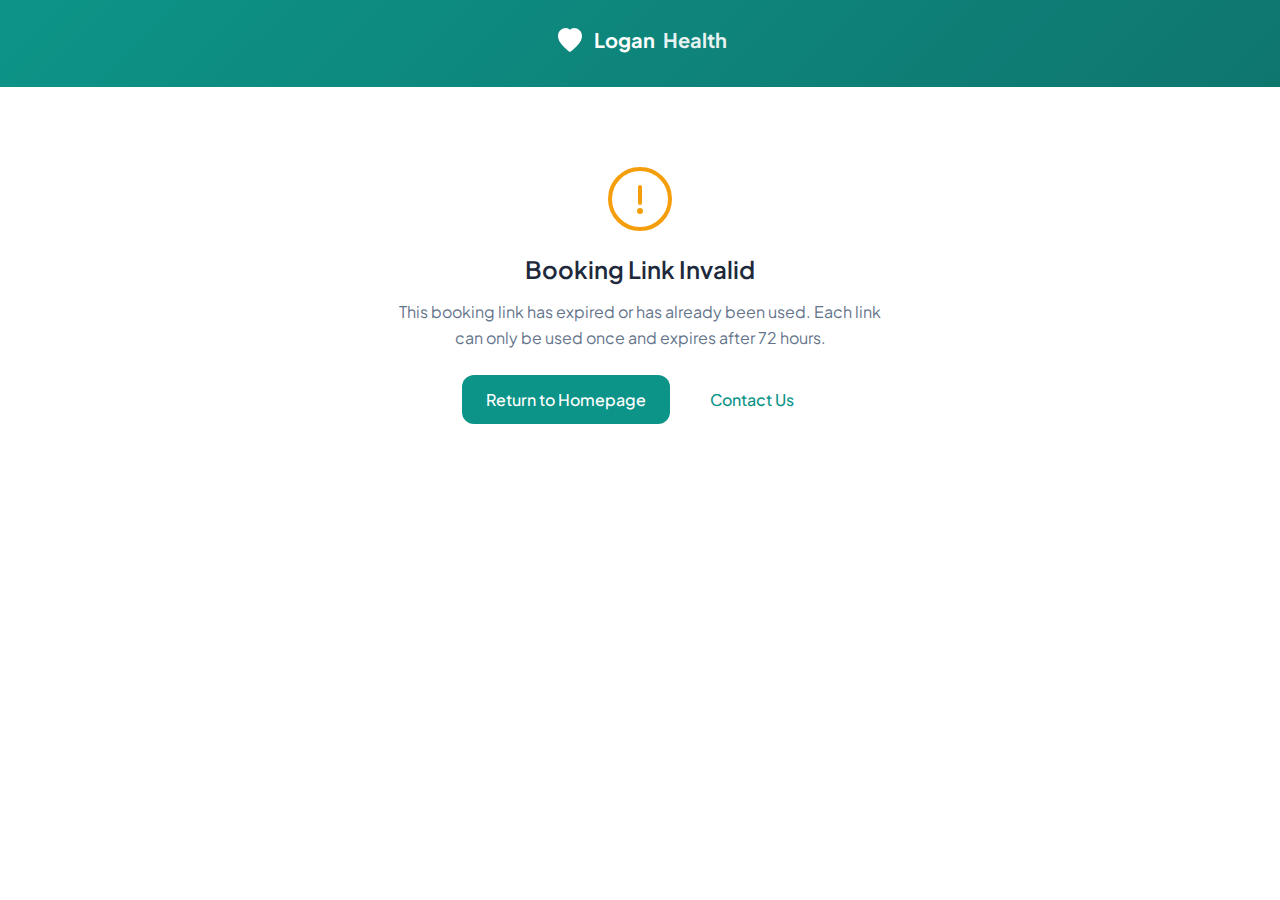
<file: book.html>
<!DOCTYPE html>
<html lang="en">
<head>
    <meta charset="UTF-8">
    <meta name="viewport" content="width=device-width, initial-scale=1.0">
    <meta name="robots" content="noindex, nofollow">
    <meta name="description" content="Book your GLP-1 consultation with Logan Health">
    <title>Book Your Consultation | Logan Health</title>

    <!-- Favicon -->
    <link rel="icon" type="image/svg+xml" href="favicon.svg">
    <link rel="icon" type="image/png" sizes="32x32" href="images/icons/favicon-32x32.png">
    <link rel="apple-touch-icon" href="images/icons/apple-touch-icon.png">

    <!-- Fonts -->
    <link rel="preconnect" href="https://fonts.googleapis.com">
    <link rel="preconnect" href="https://fonts.gstatic.com" crossorigin>
    <link href="https://fonts.googleapis.com/css2?family=Plus+Jakarta+Sans:wght@300;400;500;600;700;800&display=swap" rel="stylesheet">

    <!-- Styles -->
    <link rel="stylesheet" href="css/styles.css">
    <link rel="stylesheet" href="css/animations.css">

    <!-- Calendly -->
    <link href="https://assets.calendly.com/assets/external/widget.css" rel="stylesheet">

    <style>
        .booking-page {
            min-height: 100vh;
            display: flex;
            flex-direction: column;
        }

        .booking-header {
            background: linear-gradient(135deg, var(--color-primary) 0%, var(--color-primary-dark) 100%);
            padding: var(--spacing-6) var(--spacing-4);
            text-align: center;
        }

        .booking-header .logo {
            display: inline-flex;
            align-items: center;
            gap: var(--spacing-2);
            color: white;
            font-size: var(--font-size-xl);
            font-weight: 700;
        }

        .booking-header .logo svg {
            width: 32px;
            height: 32px;
        }

        .booking-content {
            flex: 1;
            padding: var(--spacing-8) var(--spacing-4);
            max-width: 900px;
            margin: 0 auto;
            width: 100%;
        }

        .booking-loading,
        .booking-error,
        .booking-success {
            display: none;
            text-align: center;
            padding: var(--spacing-12) var(--spacing-4);
        }

        .booking-loading.active,
        .booking-error.active,
        .booking-success.active {
            display: block;
        }

        .booking-loading .spinner {
            width: 48px;
            height: 48px;
            border: 4px solid var(--color-border);
            border-top-color: var(--color-primary);
            border-radius: 50%;
            animation: spin 1s linear infinite;
            margin: 0 auto var(--spacing-6);
        }

        @keyframes spin {
            to { transform: rotate(360deg); }
        }

        .booking-error .error-icon {
            width: 64px;
            height: 64px;
            margin: 0 auto var(--spacing-6);
            color: var(--color-warning);
        }

        .booking-error h2 {
            color: var(--color-text);
            margin-bottom: var(--spacing-4);
        }

        .booking-error p {
            color: var(--color-text-light);
            margin-bottom: var(--spacing-6);
            max-width: 500px;
            margin-left: auto;
            margin-right: auto;
        }

        .booking-success h2 {
            color: var(--color-primary);
            margin-bottom: var(--spacing-4);
        }

        .booking-success .welcome-message {
            color: var(--color-text-light);
            margin-bottom: var(--spacing-6);
        }

        .calendly-container {
            background: var(--color-bg-alt);
            border-radius: var(--radius-xl);
            padding: var(--spacing-4);
            margin-top: var(--spacing-6);
        }

        .calendly-inline-widget {
            min-width: 320px;
            height: 630px;
        }

        @media (max-width: 640px) {
            .calendly-inline-widget {
                height: 700px;
            }
        }
    </style>
</head>
<body>
    <div class="booking-page">
        <!-- Header -->
        <header class="booking-header">
            <a href="index.html" class="logo">
                <svg width="32" height="32" viewBox="0 0 32 32" fill="none" xmlns="http://www.w3.org/2000/svg">
                    <path d="M16 28S4 20 4 12C4 7 8 4 12 4C14 4 15.5 5 16 6C16.5 5 18 4 20 4C24 4 28 7 28 12C28 20 16 28 16 28Z" fill="currentColor"/>
                    <path d="M6 16H10L12 12L14 20L16 14L18 18L20 16H26" stroke="white" stroke-width="2" stroke-linecap="round" stroke-linejoin="round"/>
                </svg>
                Logan <span style="opacity: 0.9;">Health</span>
            </a>
        </header>

        <!-- Content -->
        <main class="booking-content">
            <!-- Loading State -->
            <div class="booking-loading active" id="bookingLoading">
                <div class="spinner"></div>
                <p>Verifying your booking link...</p>
            </div>

            <!-- Error State -->
            <div class="booking-error" id="bookingError">
                <div class="error-icon">
                    <svg width="64" height="64" viewBox="0 0 64 64" fill="none">
                        <circle cx="32" cy="32" r="30" stroke="currentColor" stroke-width="4"/>
                        <path d="M32 20V36" stroke="currentColor" stroke-width="4" stroke-linecap="round"/>
                        <circle cx="32" cy="44" r="3" fill="currentColor"/>
                    </svg>
                </div>
                <h2>Booking Link Invalid</h2>
                <p>This booking link has expired or has already been used. Each link can only be used once and expires after 72 hours.</p>
                <div class="result-actions">
                    <a href="index.html" class="btn btn-primary">Return to Homepage</a>
                    <a href="tel:02088581073" class="btn btn-outline">Contact Us</a>
                </div>
            </div>

            <!-- Success State - Calendly -->
            <div class="booking-success" id="bookingSuccess">
                <h2>Book Your Consultation</h2>
                <p class="welcome-message" id="welcomeMessage">Select a convenient time for your consultation with our pharmacist.</p>

                <div class="calendly-container">
                    <div class="calendly-inline-widget" id="calendlyWidget" data-url="https://calendly.com/peter-glper/30min"></div>
                </div>
            </div>
        </main>
    </div>

    <!-- Calendly -->
    <script src="https://assets.calendly.com/assets/external/widget.js" async></script>

    <!-- Booking Logic -->
    <script src="js/booking.js"></script>
</body>
</html>
</file>
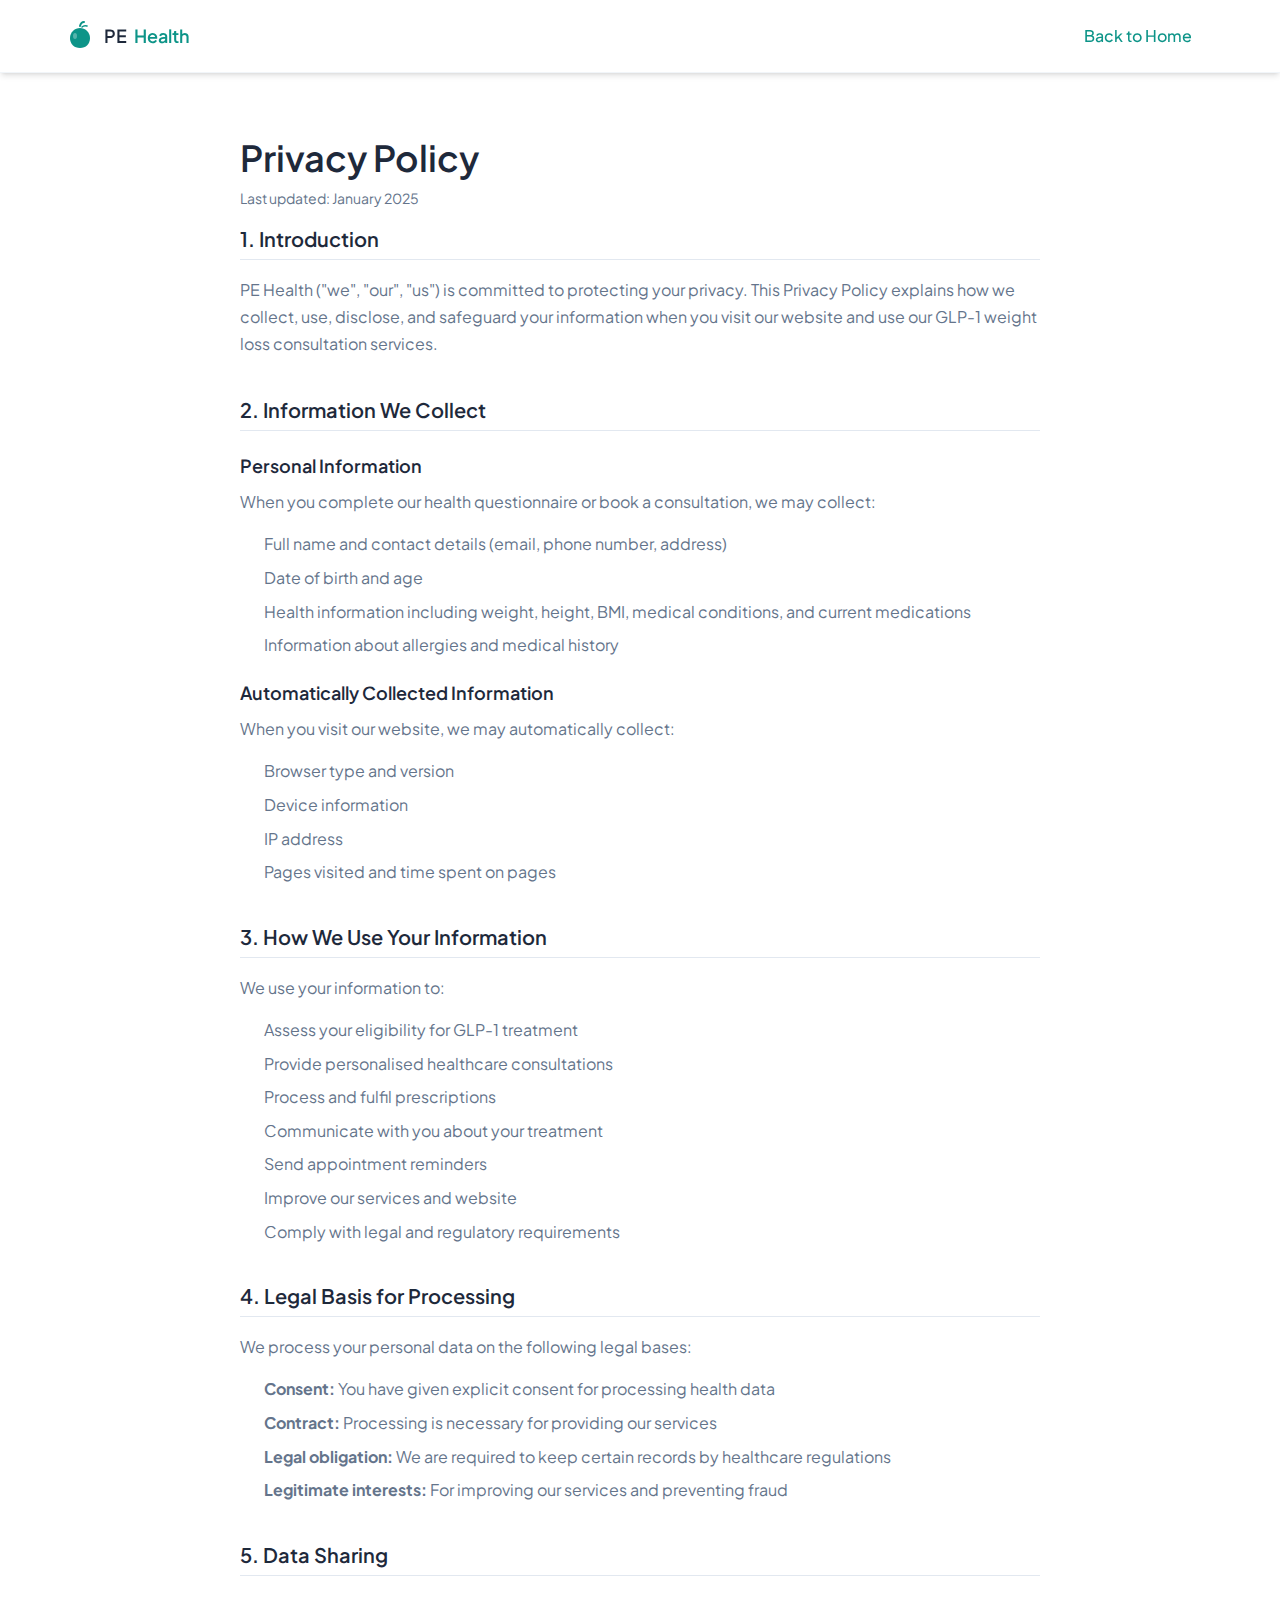
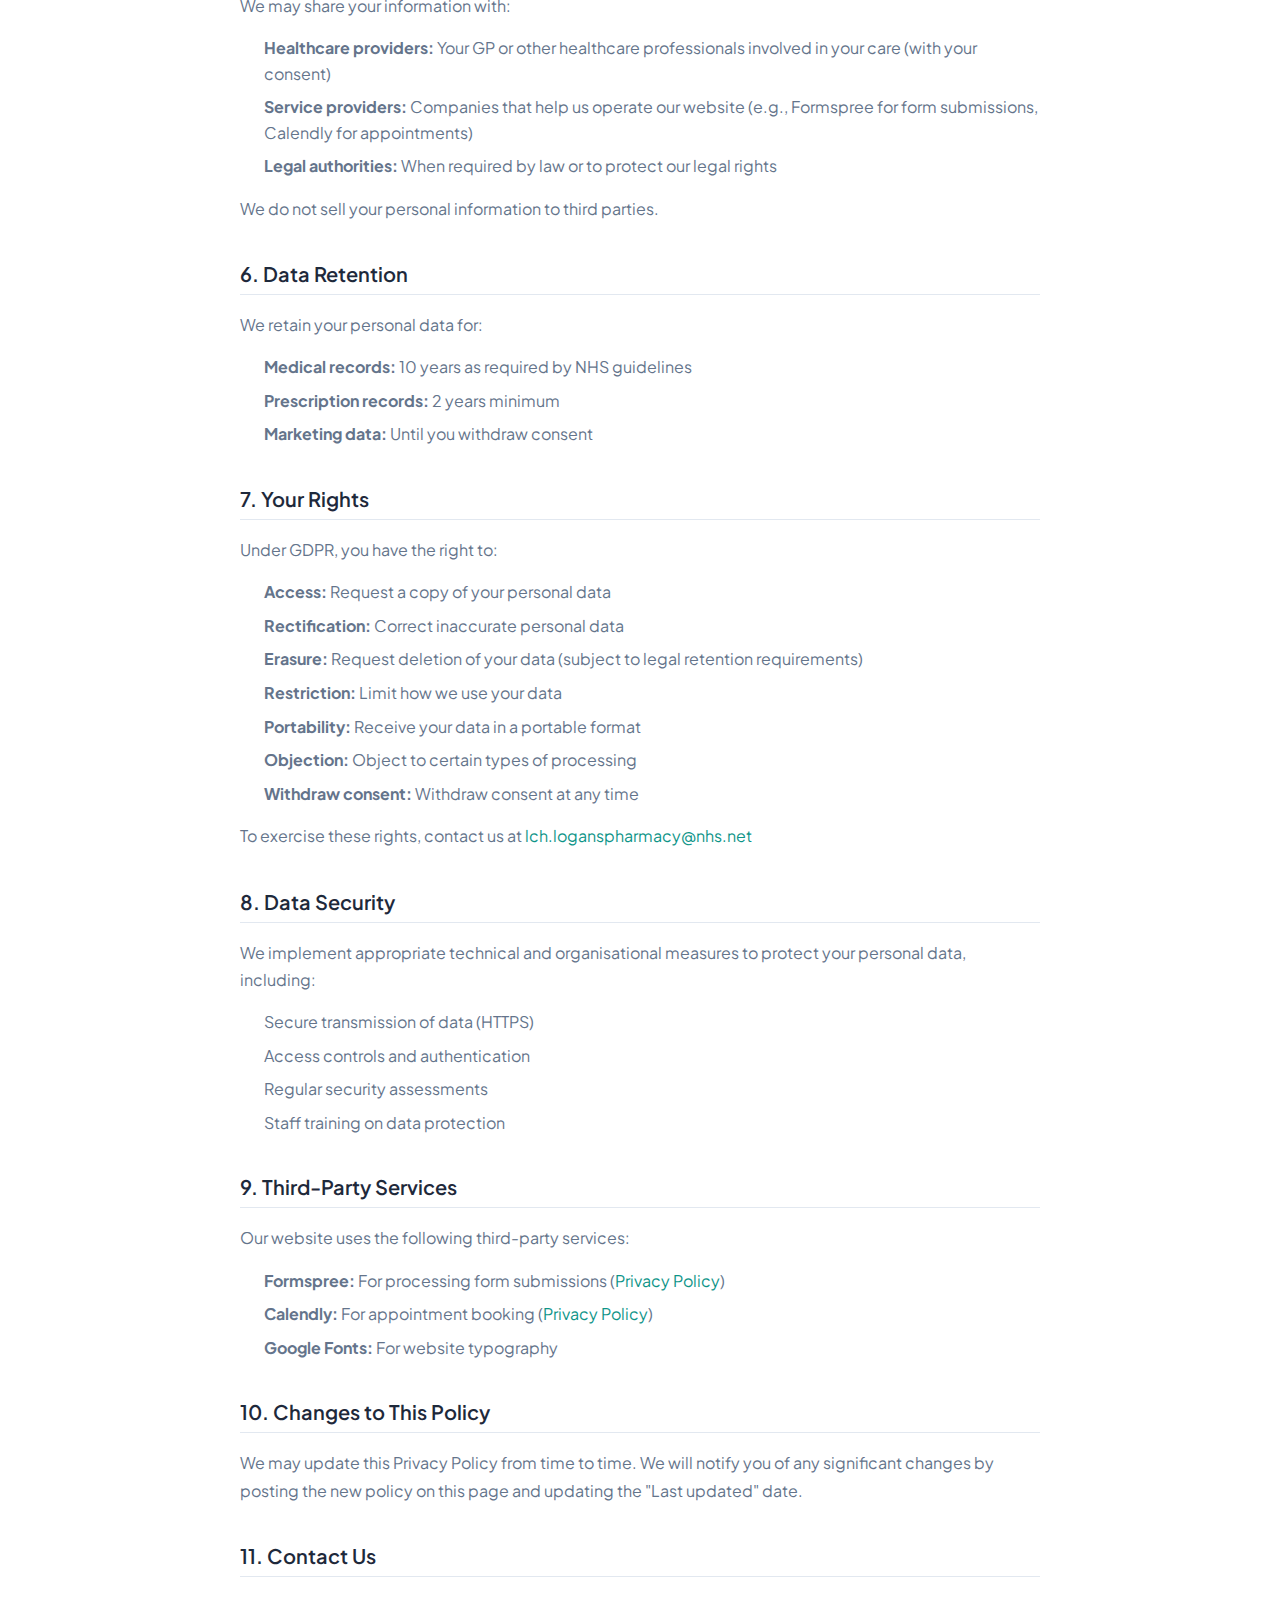
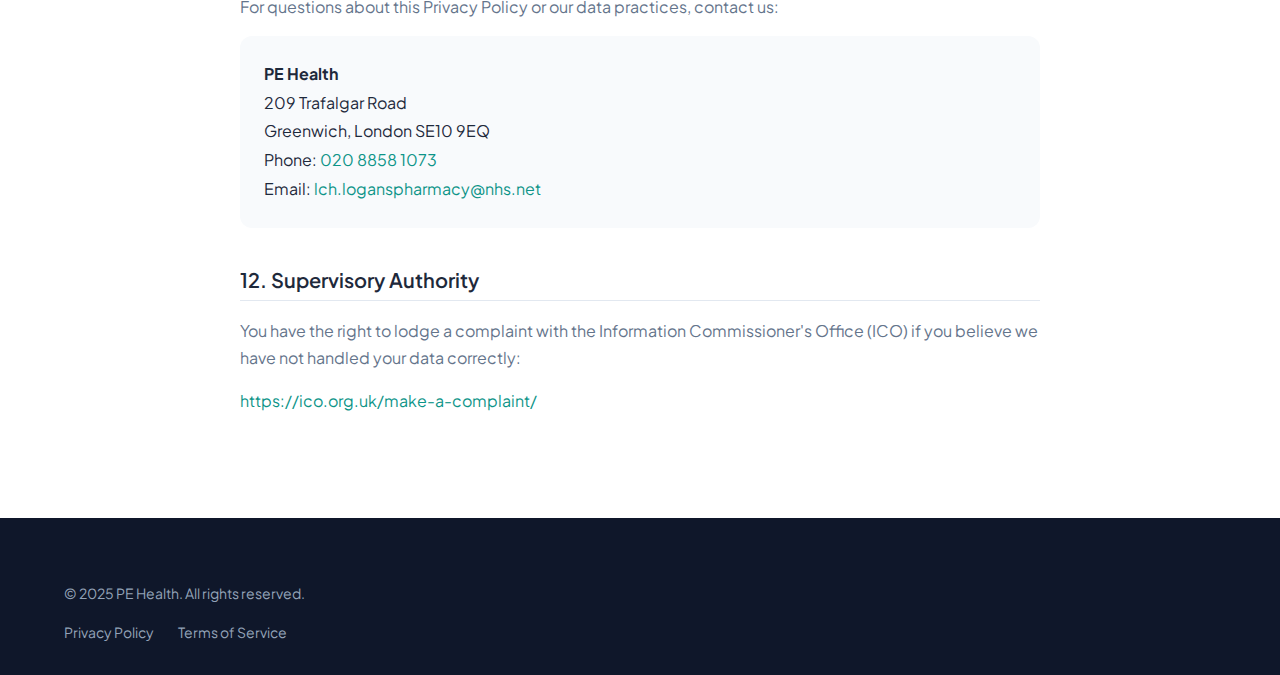
<file: privacy.html>
<!DOCTYPE html>
<html lang="en">
<head>
    <meta charset="UTF-8">
    <meta name="viewport" content="width=device-width, initial-scale=1.0">
    <meta name="description" content="Privacy Policy for PE Health GLP-1 weight loss services.">
    <title>Privacy Policy | PE Health</title>

    <!-- Fonts -->
    <link rel="preconnect" href="https://fonts.googleapis.com">
    <link rel="preconnect" href="https://fonts.gstatic.com" crossorigin>
    <link href="https://fonts.googleapis.com/css2?family=Plus+Jakarta+Sans:wght@300;400;500;600;700;800&display=swap" rel="stylesheet">

    <!-- Styles -->
    <link rel="stylesheet" href="css/styles.css">
    <link rel="stylesheet" href="css/animations.css">
</head>
<body>
    <!-- Navigation -->
    <nav class="navbar scrolled" id="navbar">
        <div class="container nav-container">
            <a href="index.html" class="nav-logo">
                <span class="logo-icon" onclick="cycleIcon()" style="cursor: pointer;" title="Click to preview different icons">
                    <!-- Icon 1: Green Apple -->
                    <svg class="logo-svg active" width="32" height="32" viewBox="0 0 32 32" fill="none" xmlns="http://www.w3.org/2000/svg">
                        <path d="M16 6C16 6 17 2 20 2" stroke="currentColor" stroke-width="2" stroke-linecap="round"/>
                        <path d="M18 7C20 5 23 6 23 6" stroke="currentColor" stroke-width="1.5" stroke-linecap="round" fill="none"/>
                        <path d="M16 8C11 8 6 12 6 18C6 24 10 28 16 28C22 28 26 24 26 18C26 12 21 8 16 8Z" fill="currentColor"/>
                        <ellipse cx="11" cy="16" rx="2" ry="3" fill="white" opacity="0.3"/>
                    </svg>
                    <!-- Icon 2: Heart with Pulse -->
                    <svg class="logo-svg" width="32" height="32" viewBox="0 0 32 32" fill="none" xmlns="http://www.w3.org/2000/svg" style="display:none;">
                        <path d="M16 28S4 20 4 12C4 7 8 4 12 4C14 4 15.5 5 16 6C16.5 5 18 4 20 4C24 4 28 7 28 12C28 20 16 28 16 28Z" fill="currentColor"/>
                        <path d="M6 16H10L12 12L14 20L16 14L18 18L20 16H26" stroke="white" stroke-width="2" stroke-linecap="round" stroke-linejoin="round"/>
                    </svg>
                    <!-- Icon 3: Leaf/Sprout -->
                    <svg class="logo-svg" width="32" height="32" viewBox="0 0 32 32" fill="none" xmlns="http://www.w3.org/2000/svg" style="display:none;">
                        <path d="M16 30V18" stroke="currentColor" stroke-width="2" stroke-linecap="round"/>
                        <path d="M16 18C16 18 8 18 8 10C8 4 16 2 16 2C16 2 24 4 24 10C24 18 16 18 16 18Z" fill="currentColor"/>
                        <path d="M16 14C16 14 12 14 12 10C12 7 16 6 16 6" stroke="white" stroke-width="1.5" stroke-linecap="round" opacity="0.4"/>
                        <path d="M10 26C12 24 14 22 16 22C18 22 20 24 22 26" stroke="currentColor" stroke-width="2" stroke-linecap="round"/>
                    </svg>
                    <!-- Icon 4: Person + Heart -->
                    <svg class="logo-svg" width="32" height="32" viewBox="0 0 32 32" fill="none" xmlns="http://www.w3.org/2000/svg" style="display:none;">
                        <circle cx="16" cy="8" r="5" fill="currentColor"/>
                        <path d="M8 28V24C8 20 11 18 16 18C21 18 24 20 24 24V28" stroke="currentColor" stroke-width="2.5" stroke-linecap="round"/>
                        <path d="M16 26S12 23 12 20.5C12 18.5 13.5 17.5 15 17.5C15.7 17.5 16 18 16 18C16 18 16.3 17.5 17 17.5C18.5 17.5 20 18.5 20 20.5C20 23 16 26 16 26Z" fill="currentColor"/>
                    </svg>
                </span>
                <span class="logo-text">PE <span class="logo-highlight">Health</span></span>
            </a>
            <a href="index.html" class="btn btn-outline">Back to Home</a>
        </div>
    </nav>

    <!-- Main Content -->
    <main class="legal-page">
        <div class="container">
            <div class="legal-content">
                <h1>Privacy Policy</h1>
                <p class="legal-updated">Last updated: January 2025</p>

                <section>
                    <h2>1. Introduction</h2>
                    <p>PE Health ("we", "our", "us") is committed to protecting your privacy. This Privacy Policy explains how we collect, use, disclose, and safeguard your information when you visit our website and use our GLP-1 weight loss consultation services.</p>
                </section>

                <section>
                    <h2>2. Information We Collect</h2>
                    <h3>Personal Information</h3>
                    <p>When you complete our health questionnaire or book a consultation, we may collect:</p>
                    <ul>
                        <li>Full name and contact details (email, phone number, address)</li>
                        <li>Date of birth and age</li>
                        <li>Health information including weight, height, BMI, medical conditions, and current medications</li>
                        <li>Information about allergies and medical history</li>
                    </ul>

                    <h3>Automatically Collected Information</h3>
                    <p>When you visit our website, we may automatically collect:</p>
                    <ul>
                        <li>Browser type and version</li>
                        <li>Device information</li>
                        <li>IP address</li>
                        <li>Pages visited and time spent on pages</li>
                    </ul>
                </section>

                <section>
                    <h2>3. How We Use Your Information</h2>
                    <p>We use your information to:</p>
                    <ul>
                        <li>Assess your eligibility for GLP-1 treatment</li>
                        <li>Provide personalised healthcare consultations</li>
                        <li>Process and fulfil prescriptions</li>
                        <li>Communicate with you about your treatment</li>
                        <li>Send appointment reminders</li>
                        <li>Improve our services and website</li>
                        <li>Comply with legal and regulatory requirements</li>
                    </ul>
                </section>

                <section>
                    <h2>4. Legal Basis for Processing</h2>
                    <p>We process your personal data on the following legal bases:</p>
                    <ul>
                        <li><strong>Consent:</strong> You have given explicit consent for processing health data</li>
                        <li><strong>Contract:</strong> Processing is necessary for providing our services</li>
                        <li><strong>Legal obligation:</strong> We are required to keep certain records by healthcare regulations</li>
                        <li><strong>Legitimate interests:</strong> For improving our services and preventing fraud</li>
                    </ul>
                </section>

                <section>
                    <h2>5. Data Sharing</h2>
                    <p>We may share your information with:</p>
                    <ul>
                        <li><strong>Healthcare providers:</strong> Your GP or other healthcare professionals involved in your care (with your consent)</li>
                        <li><strong>Service providers:</strong> Companies that help us operate our website (e.g., Formspree for form submissions, Calendly for appointments)</li>
                        <li><strong>Legal authorities:</strong> When required by law or to protect our legal rights</li>
                    </ul>
                    <p>We do not sell your personal information to third parties.</p>
                </section>

                <section>
                    <h2>6. Data Retention</h2>
                    <p>We retain your personal data for:</p>
                    <ul>
                        <li><strong>Medical records:</strong> 10 years as required by NHS guidelines</li>
                        <li><strong>Prescription records:</strong> 2 years minimum</li>
                        <li><strong>Marketing data:</strong> Until you withdraw consent</li>
                    </ul>
                </section>

                <section>
                    <h2>7. Your Rights</h2>
                    <p>Under GDPR, you have the right to:</p>
                    <ul>
                        <li><strong>Access:</strong> Request a copy of your personal data</li>
                        <li><strong>Rectification:</strong> Correct inaccurate personal data</li>
                        <li><strong>Erasure:</strong> Request deletion of your data (subject to legal retention requirements)</li>
                        <li><strong>Restriction:</strong> Limit how we use your data</li>
                        <li><strong>Portability:</strong> Receive your data in a portable format</li>
                        <li><strong>Objection:</strong> Object to certain types of processing</li>
                        <li><strong>Withdraw consent:</strong> Withdraw consent at any time</li>
                    </ul>
                    <p>To exercise these rights, contact us at <a href="mailto:lch.loganspharmacy@nhs.net">lch.loganspharmacy@nhs.net</a></p>
                </section>

                <section>
                    <h2>8. Data Security</h2>
                    <p>We implement appropriate technical and organisational measures to protect your personal data, including:</p>
                    <ul>
                        <li>Secure transmission of data (HTTPS)</li>
                        <li>Access controls and authentication</li>
                        <li>Regular security assessments</li>
                        <li>Staff training on data protection</li>
                    </ul>
                </section>

                <section>
                    <h2>9. Third-Party Services</h2>
                    <p>Our website uses the following third-party services:</p>
                    <ul>
                        <li><strong>Formspree:</strong> For processing form submissions (<a href="https://formspree.io/legal/privacy-policy" target="_blank" rel="noopener">Privacy Policy</a>)</li>
                        <li><strong>Calendly:</strong> For appointment booking (<a href="https://calendly.com/privacy" target="_blank" rel="noopener">Privacy Policy</a>)</li>
                        <li><strong>Google Fonts:</strong> For website typography</li>
                    </ul>
                </section>

                <section>
                    <h2>10. Changes to This Policy</h2>
                    <p>We may update this Privacy Policy from time to time. We will notify you of any significant changes by posting the new policy on this page and updating the "Last updated" date.</p>
                </section>

                <section>
                    <h2>11. Contact Us</h2>
                    <p>For questions about this Privacy Policy or our data practices, contact us:</p>
                    <address>
                        <strong>PE Health</strong><br>
                        209 Trafalgar Road<br>
                        Greenwich, London SE10 9EQ<br>
                        Phone: <a href="tel:02088581073">020 8858 1073</a><br>
                        Email: <a href="mailto:lch.loganspharmacy@nhs.net">lch.loganspharmacy@nhs.net</a>
                    </address>
                </section>

                <section>
                    <h2>12. Supervisory Authority</h2>
                    <p>You have the right to lodge a complaint with the Information Commissioner's Office (ICO) if you believe we have not handled your data correctly:</p>
                    <p><a href="https://ico.org.uk/make-a-complaint/" target="_blank" rel="noopener">https://ico.org.uk/make-a-complaint/</a></p>
                </section>
            </div>
        </div>
    </main>

    <!-- Footer -->
    <footer class="footer">
        <div class="container">
            <div class="footer-bottom" style="border-top: none; padding-top: 0;">
                <p>&copy; 2025 PE Health. All rights reserved.</p>
                <div class="footer-legal">
                    <a href="privacy.html">Privacy Policy</a>
                    <a href="terms.html">Terms of Service</a>
                </div>
            </div>
        </div>
    </footer>

    <!-- Icon Cycler (temporary - remove after choosing icon) -->
    <script>
    let currentIcon = 0;
    const iconNames = ['Apple', 'Heart + Pulse', 'Leaf/Sprout', 'Person + Heart'];

    function cycleIcon() {
        const allIcons = document.querySelectorAll('.logo-svg');
        const totalIcons = 4;

        allIcons.forEach(icon => {
            icon.style.display = 'none';
            icon.classList.remove('active');
        });

        currentIcon = (currentIcon + 1) % totalIcons;

        document.querySelectorAll('.logo-icon').forEach(container => {
            const icons = container.querySelectorAll('.logo-svg');
            if (icons[currentIcon]) {
                icons[currentIcon].style.display = 'block';
                icons[currentIcon].classList.add('active');
            }
        });

        console.log('Icon ' + (currentIcon + 1) + ': ' + iconNames[currentIcon]);
    }
    </script>
</body>
</html>
</file>
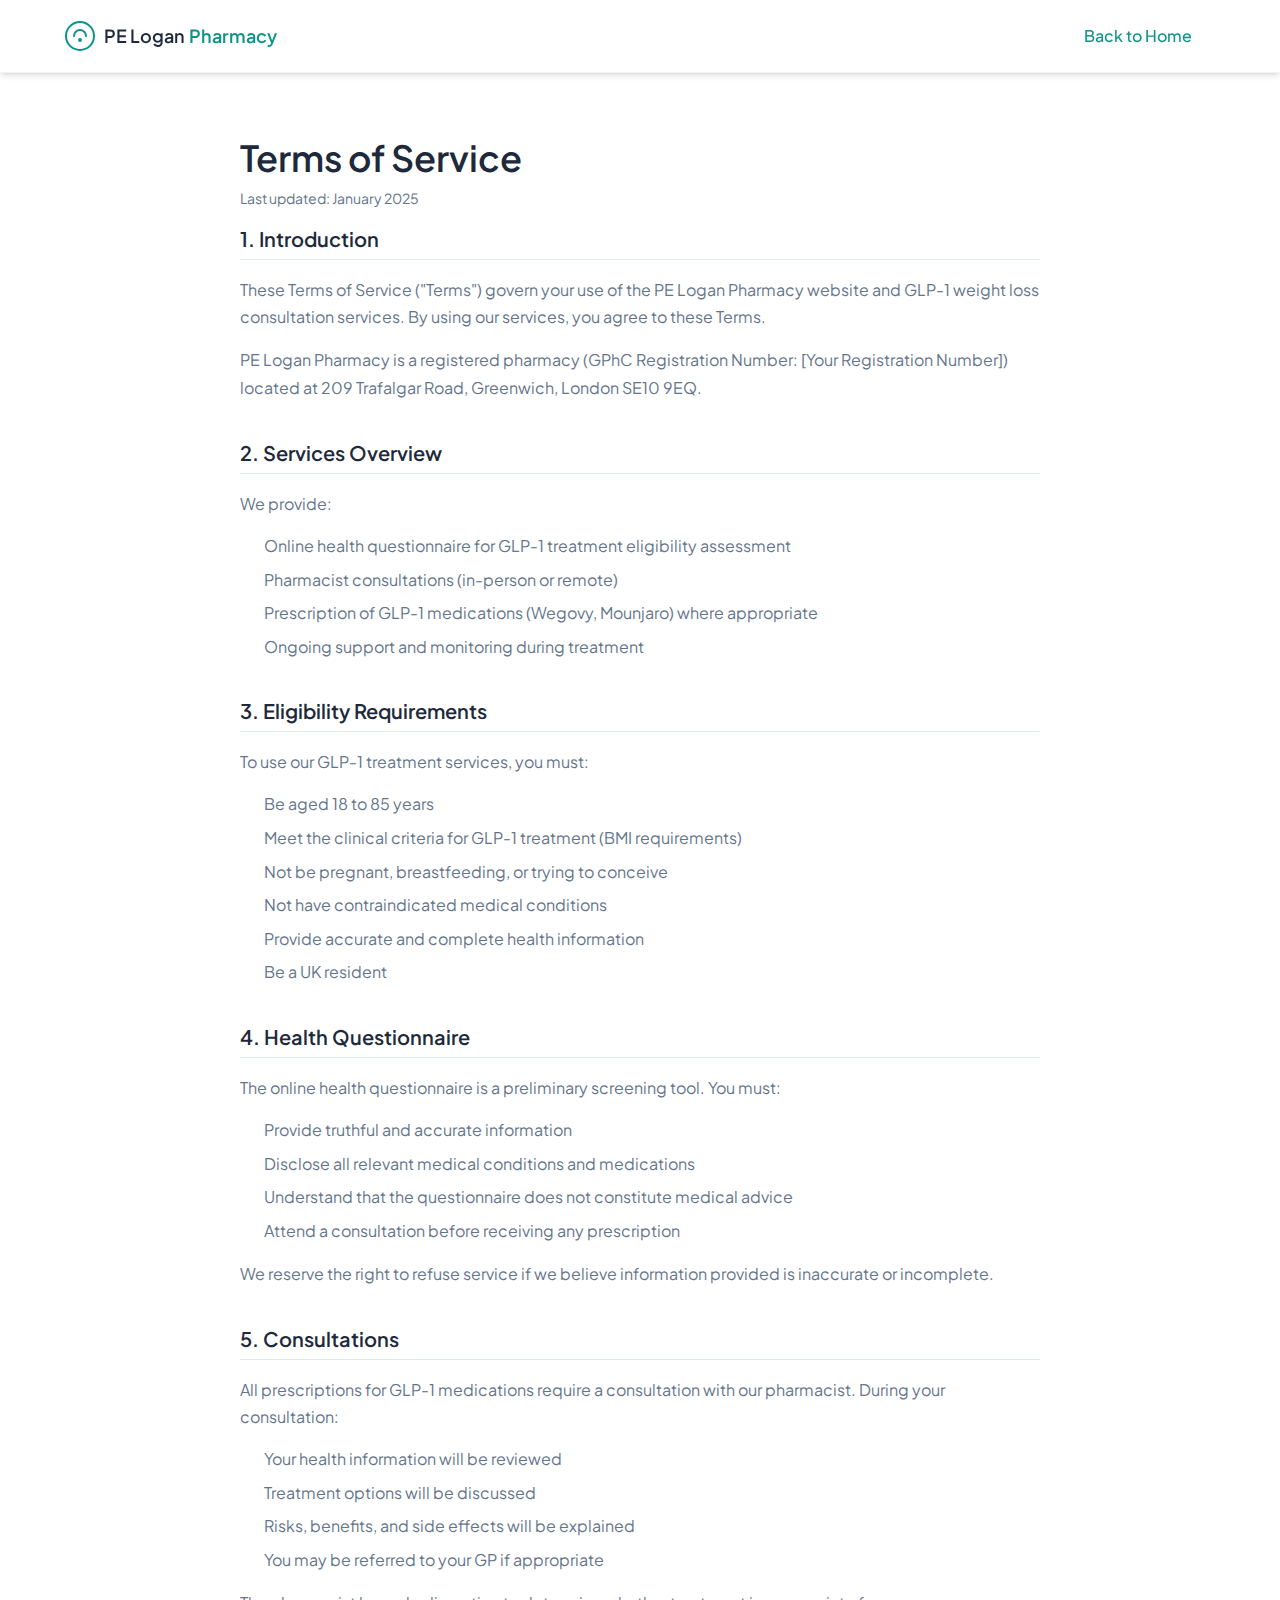
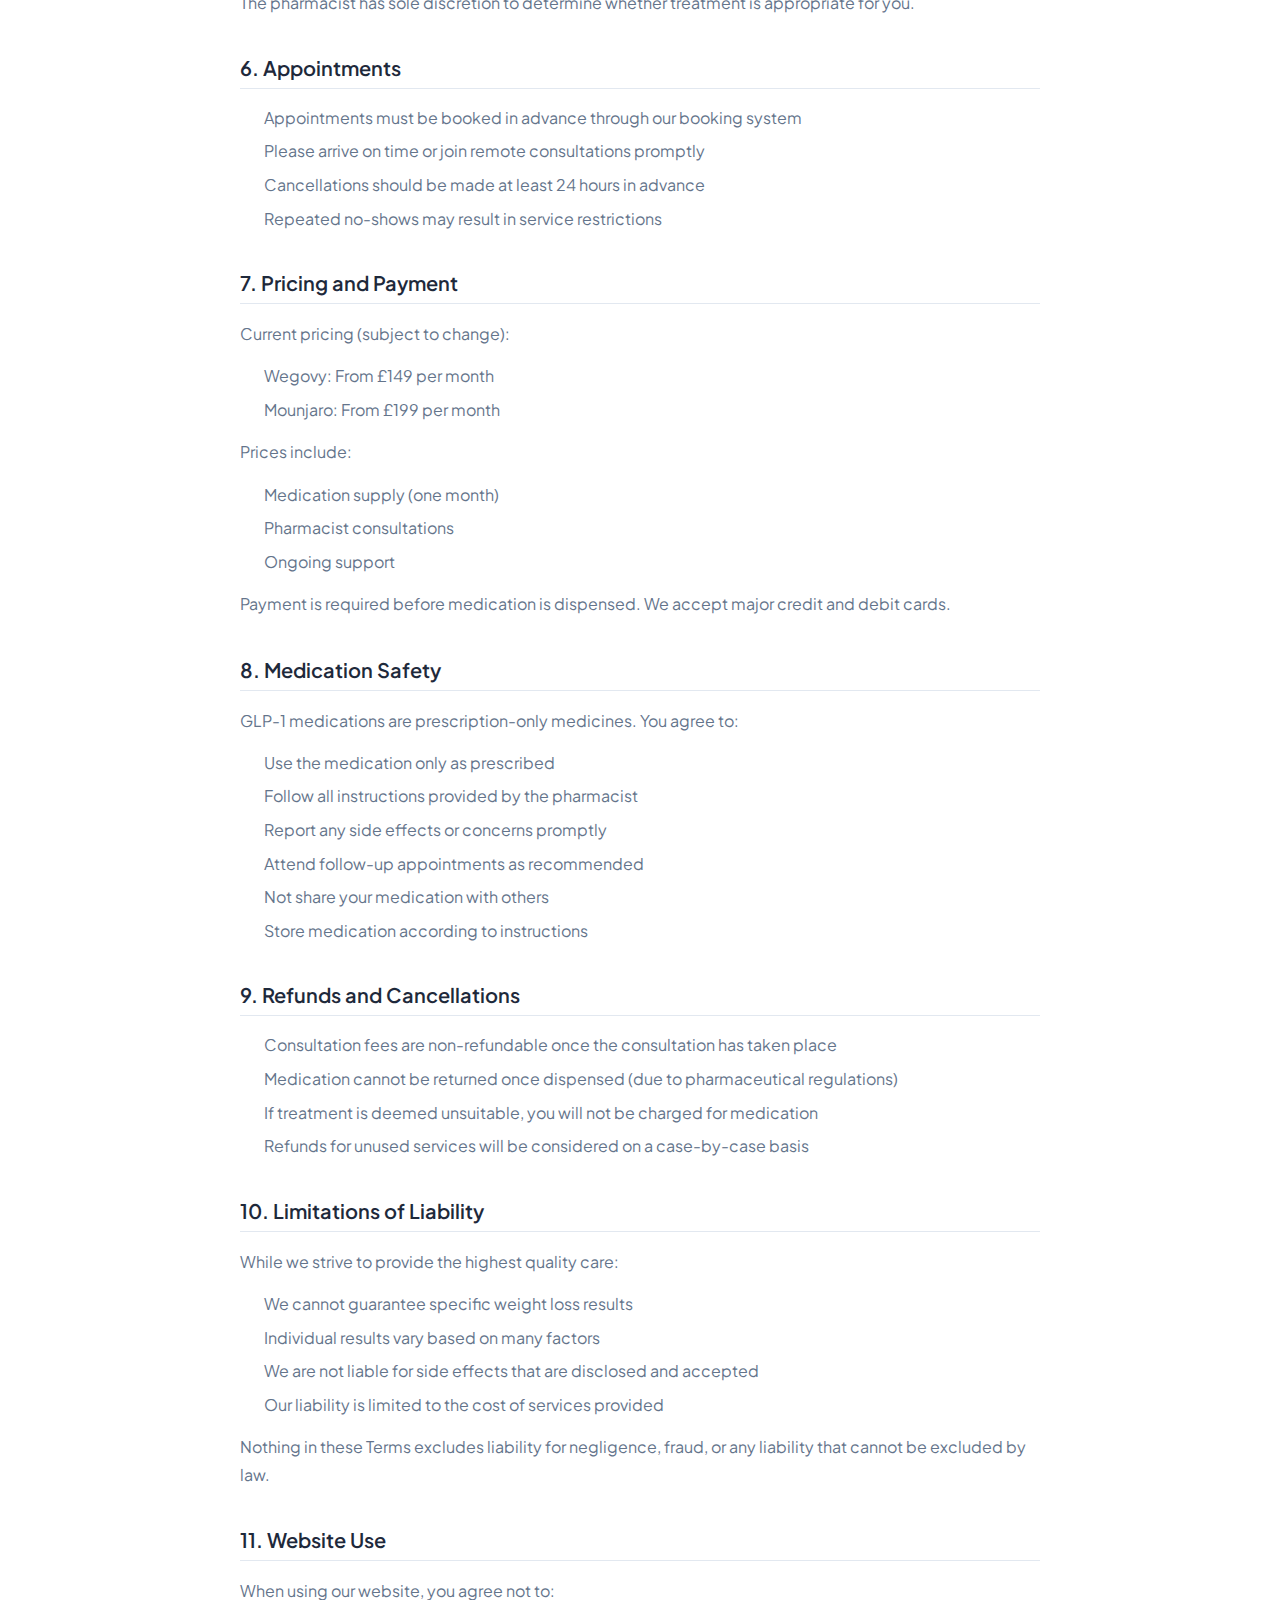
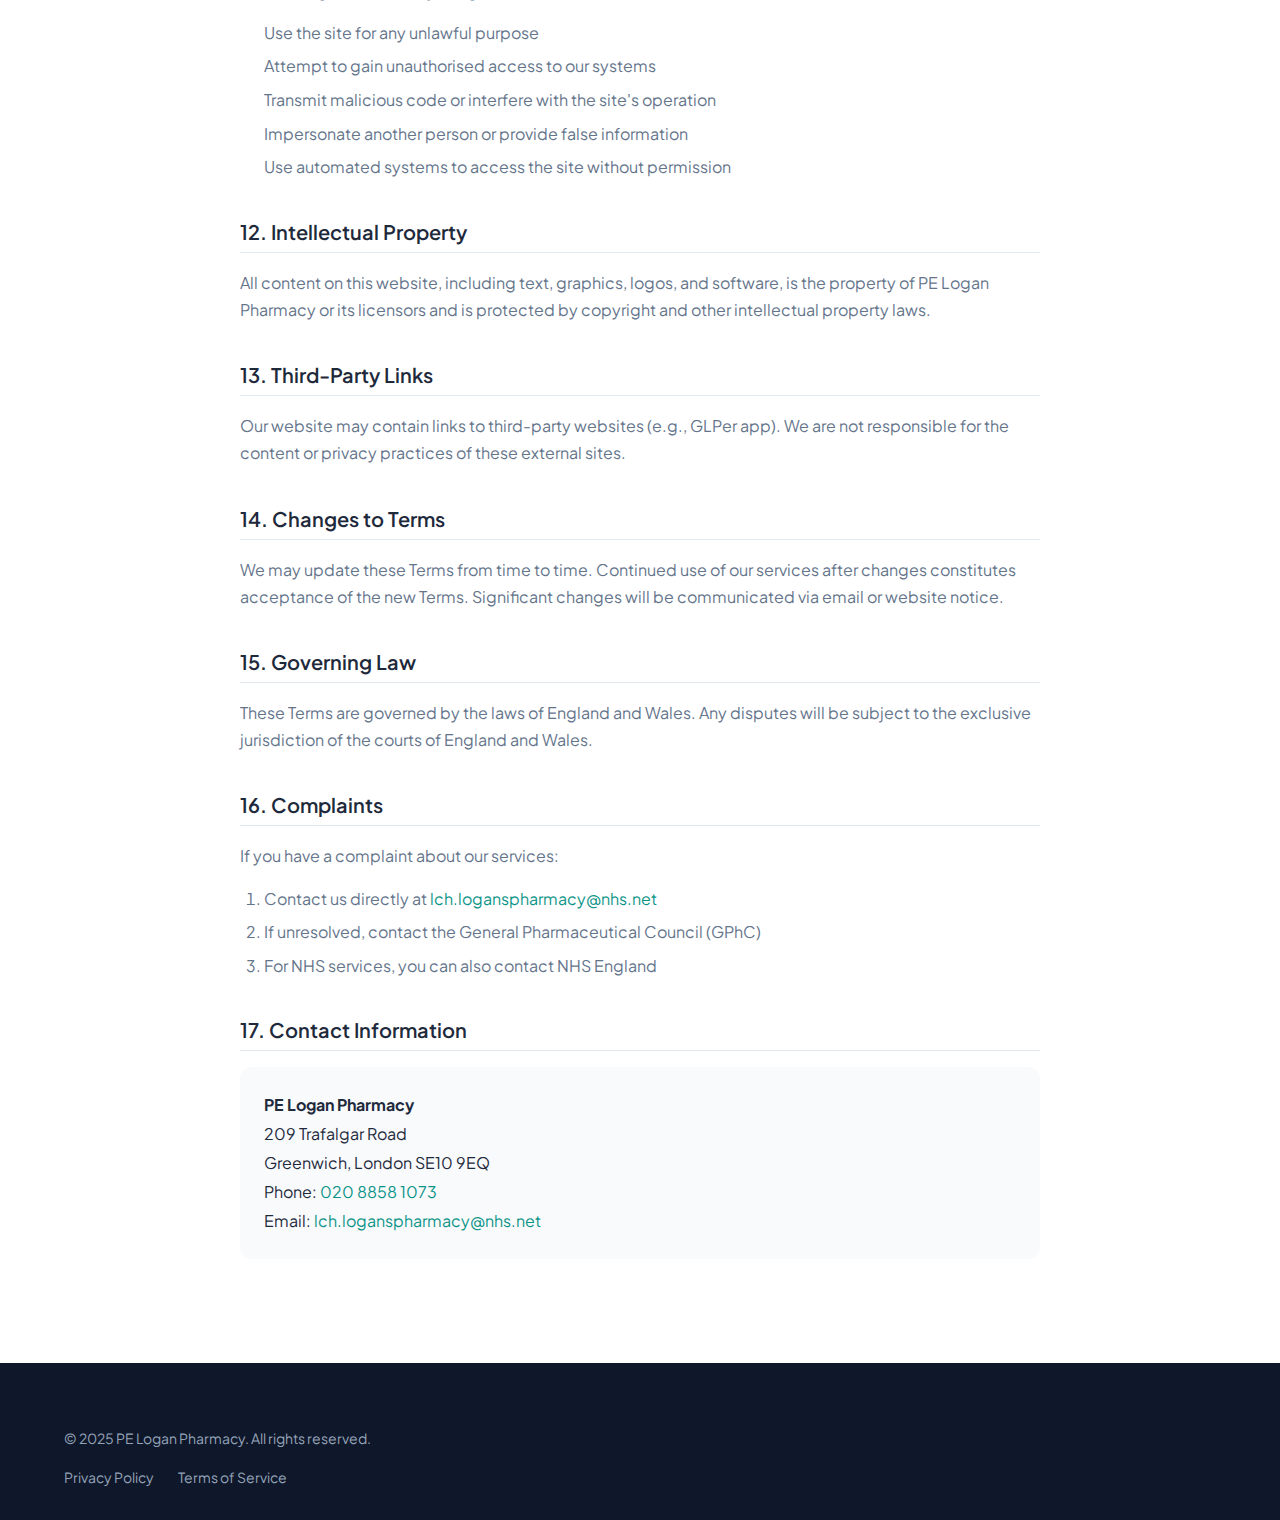
<file: terms.html>
<!DOCTYPE html>
<html lang="en">
<head>
    <meta charset="UTF-8">
    <meta name="viewport" content="width=device-width, initial-scale=1.0">
    <meta name="description" content="Terms of Service for PE Logan Pharmacy GLP-1 weight loss services.">
    <title>Terms of Service | PE Logan Pharmacy</title>

    <!-- Fonts -->
    <link rel="preconnect" href="https://fonts.googleapis.com">
    <link rel="preconnect" href="https://fonts.gstatic.com" crossorigin>
    <link href="https://fonts.googleapis.com/css2?family=Plus+Jakarta+Sans:wght@300;400;500;600;700;800&display=swap" rel="stylesheet">

    <!-- Styles -->
    <link rel="stylesheet" href="css/styles.css">
    <link rel="stylesheet" href="css/animations.css">
</head>
<body>
    <!-- Navigation -->
    <nav class="navbar scrolled" id="navbar">
        <div class="container nav-container">
            <a href="index.html" class="nav-logo">
                <span class="logo-icon">
                    <svg width="32" height="32" viewBox="0 0 32 32" fill="none" xmlns="http://www.w3.org/2000/svg">
                        <circle cx="16" cy="16" r="14" stroke="currentColor" stroke-width="2"/>
                        <path d="M10 16C10 12.6863 12.6863 10 16 10C19.3137 10 22 12.6863 22 16" stroke="currentColor" stroke-width="2" stroke-linecap="round"/>
                        <circle cx="16" cy="20" r="2" fill="currentColor"/>
                    </svg>
                </span>
                <span class="logo-text">PE Logan<span class="logo-highlight">Pharmacy</span></span>
            </a>
            <a href="index.html" class="btn btn-outline">Back to Home</a>
        </div>
    </nav>

    <!-- Main Content -->
    <main class="legal-page">
        <div class="container">
            <div class="legal-content">
                <h1>Terms of Service</h1>
                <p class="legal-updated">Last updated: January 2025</p>

                <section>
                    <h2>1. Introduction</h2>
                    <p>These Terms of Service ("Terms") govern your use of the PE Logan Pharmacy website and GLP-1 weight loss consultation services. By using our services, you agree to these Terms.</p>
                    <p>PE Logan Pharmacy is a registered pharmacy (GPhC Registration Number: [Your Registration Number]) located at 209 Trafalgar Road, Greenwich, London SE10 9EQ.</p>
                </section>

                <section>
                    <h2>2. Services Overview</h2>
                    <p>We provide:</p>
                    <ul>
                        <li>Online health questionnaire for GLP-1 treatment eligibility assessment</li>
                        <li>Pharmacist consultations (in-person or remote)</li>
                        <li>Prescription of GLP-1 medications (Wegovy, Mounjaro) where appropriate</li>
                        <li>Ongoing support and monitoring during treatment</li>
                    </ul>
                </section>

                <section>
                    <h2>3. Eligibility Requirements</h2>
                    <p>To use our GLP-1 treatment services, you must:</p>
                    <ul>
                        <li>Be aged 18 to 85 years</li>
                        <li>Meet the clinical criteria for GLP-1 treatment (BMI requirements)</li>
                        <li>Not be pregnant, breastfeeding, or trying to conceive</li>
                        <li>Not have contraindicated medical conditions</li>
                        <li>Provide accurate and complete health information</li>
                        <li>Be a UK resident</li>
                    </ul>
                </section>

                <section>
                    <h2>4. Health Questionnaire</h2>
                    <p>The online health questionnaire is a preliminary screening tool. You must:</p>
                    <ul>
                        <li>Provide truthful and accurate information</li>
                        <li>Disclose all relevant medical conditions and medications</li>
                        <li>Understand that the questionnaire does not constitute medical advice</li>
                        <li>Attend a consultation before receiving any prescription</li>
                    </ul>
                    <p>We reserve the right to refuse service if we believe information provided is inaccurate or incomplete.</p>
                </section>

                <section>
                    <h2>5. Consultations</h2>
                    <p>All prescriptions for GLP-1 medications require a consultation with our pharmacist. During your consultation:</p>
                    <ul>
                        <li>Your health information will be reviewed</li>
                        <li>Treatment options will be discussed</li>
                        <li>Risks, benefits, and side effects will be explained</li>
                        <li>You may be referred to your GP if appropriate</li>
                    </ul>
                    <p>The pharmacist has sole discretion to determine whether treatment is appropriate for you.</p>
                </section>

                <section>
                    <h2>6. Appointments</h2>
                    <ul>
                        <li>Appointments must be booked in advance through our booking system</li>
                        <li>Please arrive on time or join remote consultations promptly</li>
                        <li>Cancellations should be made at least 24 hours in advance</li>
                        <li>Repeated no-shows may result in service restrictions</li>
                    </ul>
                </section>

                <section>
                    <h2>7. Pricing and Payment</h2>
                    <p>Current pricing (subject to change):</p>
                    <ul>
                        <li>Wegovy: From &pound;149 per month</li>
                        <li>Mounjaro: From &pound;199 per month</li>
                    </ul>
                    <p>Prices include:</p>
                    <ul>
                        <li>Medication supply (one month)</li>
                        <li>Pharmacist consultations</li>
                        <li>Ongoing support</li>
                    </ul>
                    <p>Payment is required before medication is dispensed. We accept major credit and debit cards.</p>
                </section>

                <section>
                    <h2>8. Medication Safety</h2>
                    <p>GLP-1 medications are prescription-only medicines. You agree to:</p>
                    <ul>
                        <li>Use the medication only as prescribed</li>
                        <li>Follow all instructions provided by the pharmacist</li>
                        <li>Report any side effects or concerns promptly</li>
                        <li>Attend follow-up appointments as recommended</li>
                        <li>Not share your medication with others</li>
                        <li>Store medication according to instructions</li>
                    </ul>
                </section>

                <section>
                    <h2>9. Refunds and Cancellations</h2>
                    <ul>
                        <li>Consultation fees are non-refundable once the consultation has taken place</li>
                        <li>Medication cannot be returned once dispensed (due to pharmaceutical regulations)</li>
                        <li>If treatment is deemed unsuitable, you will not be charged for medication</li>
                        <li>Refunds for unused services will be considered on a case-by-case basis</li>
                    </ul>
                </section>

                <section>
                    <h2>10. Limitations of Liability</h2>
                    <p>While we strive to provide the highest quality care:</p>
                    <ul>
                        <li>We cannot guarantee specific weight loss results</li>
                        <li>Individual results vary based on many factors</li>
                        <li>We are not liable for side effects that are disclosed and accepted</li>
                        <li>Our liability is limited to the cost of services provided</li>
                    </ul>
                    <p>Nothing in these Terms excludes liability for negligence, fraud, or any liability that cannot be excluded by law.</p>
                </section>

                <section>
                    <h2>11. Website Use</h2>
                    <p>When using our website, you agree not to:</p>
                    <ul>
                        <li>Use the site for any unlawful purpose</li>
                        <li>Attempt to gain unauthorised access to our systems</li>
                        <li>Transmit malicious code or interfere with the site's operation</li>
                        <li>Impersonate another person or provide false information</li>
                        <li>Use automated systems to access the site without permission</li>
                    </ul>
                </section>

                <section>
                    <h2>12. Intellectual Property</h2>
                    <p>All content on this website, including text, graphics, logos, and software, is the property of PE Logan Pharmacy or its licensors and is protected by copyright and other intellectual property laws.</p>
                </section>

                <section>
                    <h2>13. Third-Party Links</h2>
                    <p>Our website may contain links to third-party websites (e.g., GLPer app). We are not responsible for the content or privacy practices of these external sites.</p>
                </section>

                <section>
                    <h2>14. Changes to Terms</h2>
                    <p>We may update these Terms from time to time. Continued use of our services after changes constitutes acceptance of the new Terms. Significant changes will be communicated via email or website notice.</p>
                </section>

                <section>
                    <h2>15. Governing Law</h2>
                    <p>These Terms are governed by the laws of England and Wales. Any disputes will be subject to the exclusive jurisdiction of the courts of England and Wales.</p>
                </section>

                <section>
                    <h2>16. Complaints</h2>
                    <p>If you have a complaint about our services:</p>
                    <ol>
                        <li>Contact us directly at <a href="mailto:lch.loganspharmacy@nhs.net">lch.loganspharmacy@nhs.net</a></li>
                        <li>If unresolved, contact the General Pharmaceutical Council (GPhC)</li>
                        <li>For NHS services, you can also contact NHS England</li>
                    </ol>
                </section>

                <section>
                    <h2>17. Contact Information</h2>
                    <address>
                        <strong>PE Logan Pharmacy</strong><br>
                        209 Trafalgar Road<br>
                        Greenwich, London SE10 9EQ<br>
                        Phone: <a href="tel:02088581073">020 8858 1073</a><br>
                        Email: <a href="mailto:lch.loganspharmacy@nhs.net">lch.loganspharmacy@nhs.net</a>
                    </address>
                </section>
            </div>
        </div>
    </main>

    <!-- Footer -->
    <footer class="footer">
        <div class="container">
            <div class="footer-bottom" style="border-top: none; padding-top: 0;">
                <p>&copy; 2025 PE Logan Pharmacy. All rights reserved.</p>
                <div class="footer-legal">
                    <a href="privacy.html">Privacy Policy</a>
                    <a href="terms.html">Terms of Service</a>
                </div>
            </div>
        </div>
    </footer>
</body>
</html>
</file>
<file: css/styles.css>
/* =============================================
   Logan Health - GLP-1 Weight Loss Website
   Main Stylesheet
   ============================================= */

/* =============================================
   CSS Custom Properties (Easy to change colors)
   ============================================= */
:root {
    /* Primary Colors - Calming Teal */
    --color-primary: #0D9488;
    --color-primary-light: #14B8A6;
    --color-primary-dark: #0F766E;
    --color-primary-50: #F0FDFA;
    --color-primary-100: #CCFBF1;

    /* Secondary Colors - Warm Coral (CTAs) */
    --color-secondary: #F97316;
    --color-secondary-light: #FB923C;
    --color-secondary-dark: #EA580C;

    /* Neutral Colors */
    --color-white: #FFFFFF;
    --color-bg: #FFFFFF;
    --color-bg-alt: #F8FAFC;
    --color-bg-dark: #0F172A;
    --color-text: #1E293B;
    --color-text-light: #64748B;
    --color-text-lighter: #94A3B8;
    --color-border: #E2E8F0;
    --color-border-light: #F1F5F9;

    /* Feedback Colors */
    --color-success: #10B981;
    --color-success-light: #D1FAE5;
    --color-warning: #F59E0B;
    --color-warning-light: #FEF3C7;
    --color-error: #EF4444;
    --color-error-light: #FEE2E2;

    /* Typography */
    --font-family: 'Plus Jakarta Sans', -apple-system, BlinkMacSystemFont, 'Segoe UI', Roboto, sans-serif;
    --font-size-xs: 0.75rem;
    --font-size-sm: 0.875rem;
    --font-size-base: 1rem;
    --font-size-lg: 1.125rem;
    --font-size-xl: 1.25rem;
    --font-size-2xl: 1.5rem;
    --font-size-3xl: 1.875rem;
    --font-size-4xl: 2.25rem;
    --font-size-5xl: 3rem;
    --font-size-6xl: 3.75rem;

    /* Spacing */
    --spacing-1: 0.25rem;
    --spacing-2: 0.5rem;
    --spacing-3: 0.75rem;
    --spacing-4: 1rem;
    --spacing-5: 1.25rem;
    --spacing-6: 1.5rem;
    --spacing-8: 2rem;
    --spacing-10: 2.5rem;
    --spacing-12: 3rem;
    --spacing-16: 4rem;
    --spacing-20: 5rem;
    --spacing-24: 6rem;

    /* Border Radius */
    --radius-sm: 0.375rem;
    --radius-md: 0.5rem;
    --radius-lg: 0.75rem;
    --radius-xl: 1rem;
    --radius-2xl: 1.5rem;
    --radius-full: 9999px;

    /* Shadows */
    --shadow-sm: 0 1px 2px 0 rgb(0 0 0 / 0.05);
    --shadow-md: 0 4px 6px -1px rgb(0 0 0 / 0.1), 0 2px 4px -2px rgb(0 0 0 / 0.1);
    --shadow-lg: 0 10px 15px -3px rgb(0 0 0 / 0.1), 0 4px 6px -4px rgb(0 0 0 / 0.1);
    --shadow-xl: 0 20px 25px -5px rgb(0 0 0 / 0.1), 0 8px 10px -6px rgb(0 0 0 / 0.1);
    --shadow-2xl: 0 25px 50px -12px rgb(0 0 0 / 0.25);

    /* Transitions */
    --transition-fast: 150ms ease;
    --transition-base: 200ms ease;
    --transition-slow: 300ms ease;

    /* Z-index */
    --z-dropdown: 1000;
    --z-sticky: 1020;
    --z-fixed: 1030;
    --z-modal-backdrop: 1040;
    --z-modal: 1050;
    --z-popover: 1060;
    --z-tooltip: 1070;
}

/* =============================================
   Reset & Base Styles
   ============================================= */
*,
*::before,
*::after {
    box-sizing: border-box;
    margin: 0;
    padding: 0;
}

html {
    scroll-behavior: smooth;
    -webkit-text-size-adjust: 100%;
}

body {
    font-family: var(--font-family);
    font-size: var(--font-size-base);
    line-height: 1.6;
    color: var(--color-text);
    background-color: var(--color-bg);
    -webkit-font-smoothing: antialiased;
    -moz-osx-font-smoothing: grayscale;
}

img,
svg {
    display: block;
    max-width: 100%;
    height: auto;
}

a {
    color: var(--color-primary);
    text-decoration: none;
    transition: color var(--transition-fast);
}

a:hover {
    color: var(--color-primary-dark);
}

button {
    font-family: inherit;
    cursor: pointer;
    border: none;
    background: none;
}

input,
select,
textarea {
    font-family: inherit;
    font-size: inherit;
}

ul {
    list-style: none;
}

/* =============================================
   Container
   ============================================= */
.container {
    width: 100%;
    max-width: 1200px;
    margin: 0 auto;
    padding: 0 var(--spacing-6);
}

/* =============================================
   Typography
   ============================================= */
h1, h2, h3, h4, h5, h6 {
    font-weight: 600;
    line-height: 1.2;
    color: var(--color-text);
}

.section-tag {
    display: inline-block;
    padding: var(--spacing-2) var(--spacing-4);
    background: var(--color-primary-100);
    color: var(--color-primary-dark);
    font-size: var(--font-size-sm);
    font-weight: 600;
    border-radius: var(--radius-full);
    margin-bottom: var(--spacing-4);
}

.section-title {
    font-size: var(--font-size-4xl);
    margin-bottom: var(--spacing-4);
}

.section-subtitle {
    font-size: var(--font-size-lg);
    color: var(--color-text-light);
    max-width: 600px;
}

.section-header {
    text-align: center;
    margin-bottom: var(--spacing-16);
}

.section-header .section-subtitle {
    margin: 0 auto;
}

.text-gradient {
    background: linear-gradient(135deg, var(--color-primary) 0%, var(--color-secondary) 100%);
    -webkit-background-clip: text;
    -webkit-text-fill-color: transparent;
    background-clip: text;
}

/* =============================================
   Buttons
   ============================================= */
.btn {
    display: inline-flex;
    align-items: center;
    justify-content: center;
    gap: var(--spacing-2);
    padding: var(--spacing-3) var(--spacing-6);
    font-size: var(--font-size-base);
    font-weight: 500;
    border-radius: var(--radius-lg);
    transition: all var(--transition-base);
    cursor: pointer;
    white-space: nowrap;
}

.btn-primary {
    background: var(--color-primary);
    color: var(--color-white);
}

.btn-primary:hover {
    background: var(--color-primary-dark);
    color: var(--color-white);
    transform: translateY(-2px);
    box-shadow: var(--shadow-lg);
}

.btn-secondary {
    background: var(--color-secondary);
    color: var(--color-white);
}

.btn-secondary:hover {
    background: var(--color-secondary-dark);
    color: var(--color-white);
    transform: translateY(-2px);
    box-shadow: var(--shadow-lg);
}

.btn-outline {
    background: transparent;
    color: var(--color-primary);
}

.btn-outline:hover {
    background: var(--color-primary);
    color: var(--color-white);
    transform: translateY(-2px);
}

.btn-lg {
    padding: var(--spacing-4) var(--spacing-8);
    font-size: var(--font-size-lg);
}

.btn-block {
    width: 100%;
}

/* =============================================
   Navigation
   ============================================= */
.navbar {
    position: fixed;
    top: 0;
    left: 0;
    right: 0;
    z-index: var(--z-fixed);
    background: rgba(255, 255, 255, 0.95);
    backdrop-filter: blur(10px);
    border-bottom: 1px solid var(--color-border-light);
    transition: all var(--transition-base);
}

.navbar.scrolled {
    box-shadow: var(--shadow-md);
}

.nav-container {
    display: flex;
    align-items: center;
    justify-content: space-between;
    height: 72px;
}

.nav-logo {
    display: flex;
    align-items: center;
    gap: var(--spacing-2);
    color: var(--color-text);
    font-weight: 600;
    font-size: var(--font-size-lg);
}

.nav-logo:hover {
    color: var(--color-text);
}

.logo-icon {
    color: var(--color-primary);
}

.logo-highlight {
    color: var(--color-primary);
    margin-left: var(--spacing-1);
}

.nav-menu {
    display: flex;
    align-items: center;
    gap: var(--spacing-8);
}

.nav-link {
    color: var(--color-text-light);
    font-weight: 500;
    transition: color var(--transition-fast);
}

.nav-link:hover {
    color: var(--color-primary);
}

.nav-toggle {
    display: none;
    flex-direction: column;
    gap: 5px;
    padding: var(--spacing-2);
}

.nav-toggle span {
    display: block;
    width: 24px;
    height: 2px;
    background: var(--color-text);
    transition: all var(--transition-base);
}

.nav-cta {
    margin-left: var(--spacing-4);
}

/* Mobile Navigation */
@media (max-width: 968px) {
    .nav-toggle {
        display: flex;
    }

    .nav-menu {
        position: fixed;
        top: 72px;
        left: 0;
        right: 0;
        background: var(--color-white);
        flex-direction: column;
        padding: var(--spacing-6);
        gap: var(--spacing-4);
        border-bottom: 1px solid var(--color-border);
        transform: translateY(-100%);
        opacity: 0;
        visibility: hidden;
        transition: all var(--transition-base);
    }

    .nav-menu.active {
        transform: translateY(0);
        opacity: 1;
        visibility: visible;
    }

    .nav-cta {
        display: none;
    }

    .nav-toggle.active span:nth-child(1) {
        transform: rotate(45deg) translate(5px, 5px);
    }

    .nav-toggle.active span:nth-child(2) {
        opacity: 0;
    }

    .nav-toggle.active span:nth-child(3) {
        transform: rotate(-45deg) translate(5px, -5px);
    }
}

/* =============================================
   Hero Section
   ============================================= */
.hero {
    position: relative;
    min-height: 100vh;
    display: flex;
    align-items: center;
    padding: calc(72px + var(--spacing-16)) 0 var(--spacing-24);
    overflow: hidden;
}

/* Hero Background Video/Image */
.hero-media-bg {
    position: absolute;
    top: 0;
    left: 0;
    right: 0;
    bottom: 0;
    z-index: 0;
    overflow: hidden;
}

.hero-video {
    position: absolute;
    top: 50%;
    left: 50%;
    min-width: 100%;
    min-height: 100%;
    width: auto;
    height: auto;
    transform: translate(-50%, -50%);
    object-fit: cover;
}


/* Video sits on top of fallback image */
.hero-video {
    z-index: 2;
}

/* Semi-transparent overlay - subtle tint over video */
.hero-media-overlay {
    position: absolute;
    top: 0;
    left: 0;
    right: 0;
    bottom: 0;
    background: linear-gradient(
        135deg,
        rgba(255, 255, 255, 0.25) 0%,
        rgba(255, 255, 255, 0.15) 40%,
        rgba(240, 253, 250, 0.20) 100%
    );
    z-index: 3;
}

/* Tablet and mobile adjustments for video overlay */
@media (max-width: 968px) {
    .hero-media-overlay {
        background: linear-gradient(
            180deg,
            rgba(255, 255, 255, 0.30) 0%,
            rgba(255, 255, 255, 0.20) 50%,
            rgba(240, 253, 250, 0.25) 100%
        );
    }

    .hero-text {
        padding: var(--spacing-8);
    }
}

@media (max-width: 640px) {
    .hero-media-overlay {
        background: linear-gradient(
            180deg,
            rgba(255, 255, 255, 0.35) 0%,
            rgba(255, 255, 255, 0.25) 50%,
            rgba(240, 253, 250, 0.30) 100%
        );
    }

    .hero-text {
        padding: var(--spacing-6);
        border-radius: var(--radius-xl);
    }
}

/* Reduced motion - pause video */
@media (prefers-reduced-motion: reduce) {
    .hero-video {
        display: none;
    }
}

/* Original gradient background - hidden when video is present */
.hero-bg {
    display: none; /* Hidden - using video background instead */
    position: absolute;
    top: 0;
    left: 0;
    right: 0;
    bottom: 0;
    background: linear-gradient(135deg, var(--color-primary-50) 0%, var(--color-white) 50%, var(--color-primary-100) 100%);
    z-index: -1;
}

.hero-bg::before {
    content: '';
    position: absolute;
    top: -50%;
    right: -20%;
    width: 80%;
    height: 150%;
    background: radial-gradient(ellipse, var(--color-primary-100) 0%, transparent 70%);
    animation: float 20s ease-in-out infinite;
}

.hero-content {
    display: grid;
    grid-template-columns: 1fr 1fr;
    gap: var(--spacing-16);
    align-items: center;
}

.hero-text {
    max-width: 600px;
    /* Glassmorphism card for readability over video */
    background: rgba(255, 255, 255, 0.85);
    backdrop-filter: blur(10px);
    -webkit-backdrop-filter: blur(10px);
    border-radius: var(--radius-2xl);
    padding: var(--spacing-10);
    box-shadow: 0 8px 32px rgba(0, 0, 0, 0.1);
    border: 1px solid rgba(255, 255, 255, 0.3);
}

.hero-title {
    font-size: var(--font-size-5xl);
    font-weight: 700;
    line-height: 1.1;
    margin-bottom: var(--spacing-6);
}

.hero-subtitle {
    font-size: var(--font-size-xl);
    color: var(--color-text-light);
    margin-bottom: var(--spacing-8);
}

.hero-cta {
    display: flex;
    gap: var(--spacing-4);
    margin-bottom: var(--spacing-10);
    flex-wrap: wrap;
}

.hero-trust {
    display: flex;
    gap: var(--spacing-6);
    flex-wrap: wrap;
}

.trust-badge {
    display: flex;
    align-items: center;
    gap: var(--spacing-2);
    color: var(--color-text-light);
    font-size: var(--font-size-sm);
}

.trust-badge svg {
    color: var(--color-primary);
}

.hero-image {
    display: flex;
    justify-content: center;
    align-items: center;
}

.hero-card {
    background: var(--color-white);
    border-radius: var(--radius-2xl);
    padding: var(--spacing-10);
    box-shadow: var(--shadow-2xl);
    position: relative;
}

.hero-card::before {
    content: '';
    position: absolute;
    top: -20px;
    right: -20px;
    width: 100px;
    height: 100px;
    background: var(--color-secondary);
    border-radius: 50%;
    opacity: 0.1;
}

.hero-stat {
    text-align: center;
}

.stat-number {
    display: block;
    font-size: var(--font-size-6xl);
    font-weight: 700;
    color: var(--color-primary);
    line-height: 1;
    margin-bottom: var(--spacing-2);
}

.stat-label {
    font-size: var(--font-size-base);
    color: var(--color-text-light);
    max-width: 200px;
}

@media (max-width: 968px) {
    .hero {
        padding-top: calc(72px + var(--spacing-10));
    }

    .hero-content {
        grid-template-columns: 1fr;
        text-align: center;
    }

    .hero-text {
        max-width: 100%;
    }

    .hero-title {
        font-size: var(--font-size-4xl);
    }

    .hero-subtitle {
        font-size: var(--font-size-lg);
    }

    .hero-cta {
        justify-content: center;
    }

    .hero-trust {
        justify-content: center;
    }

    .hero-image {
        order: -1;
    }

    .hero-card {
        padding: var(--spacing-6);
    }

    .stat-number {
        font-size: var(--font-size-5xl);
    }
}

/* =============================================
   Section Styles
   ============================================= */
.section {
    padding: var(--spacing-24) 0;
}

.section:nth-child(even) {
    background: var(--color-bg-alt);
}

/* =============================================
   How It Works Section
   ============================================= */
.steps-grid {
    display: flex;
    justify-content: center;
    align-items: flex-start;
    gap: var(--spacing-4);
    flex-wrap: wrap;
}

.step-card {
    flex: 1;
    min-width: 280px;
    max-width: 320px;
    background: var(--color-white);
    border-radius: var(--radius-xl);
    padding: var(--spacing-8);
    text-align: center;
    box-shadow: var(--shadow-md);
    transition: all var(--transition-base);
    position: relative;
}

.step-card:hover {
    transform: translateY(-8px);
    box-shadow: var(--shadow-xl);
}

.step-number {
    position: absolute;
    top: -16px;
    left: 50%;
    transform: translateX(-50%);
    width: 40px;
    height: 40px;
    background: var(--color-primary);
    color: var(--color-white);
    font-size: var(--font-size-lg);
    font-weight: 700;
    border-radius: 50%;
    display: flex;
    align-items: center;
    justify-content: center;
    box-shadow: var(--shadow-lg);
}

.step-icon {
    width: 80px;
    height: 80px;
    margin: var(--spacing-4) auto var(--spacing-6);
    color: var(--color-primary);
}

.step-title {
    font-size: var(--font-size-xl);
    margin-bottom: var(--spacing-3);
}

.step-description {
    color: var(--color-text-light);
    font-size: var(--font-size-base);
}

.step-connector {
    display: flex;
    align-items: center;
    padding-top: 60px;
}

.steps-cta {
    text-align: center;
    margin-top: var(--spacing-12);
}

@media (max-width: 968px) {
    .step-connector {
        display: none;
    }

    .steps-grid {
        flex-direction: column;
        align-items: center;
    }
}

/* =============================================
   Treatments Section
   ============================================= */
.treatments-grid {
    display: grid;
    grid-template-columns: repeat(auto-fit, minmax(340px, 1fr));
    gap: var(--spacing-8);
    margin-bottom: var(--spacing-12);
}

.treatment-card {
    background: var(--color-white);
    border-radius: var(--radius-xl);
    padding: var(--spacing-8);
    box-shadow: var(--shadow-md);
    position: relative;
    transition: all var(--transition-base);
    border: 2px solid transparent;
}

.treatment-card:hover {
    transform: translateY(-8px);
    box-shadow: var(--shadow-xl);
}

.treatment-card.featured {
    border-color: var(--color-secondary);
}

.treatment-image {
    display: block;
    width: 100%;
    max-height: 200px;
    object-fit: contain;
    margin: var(--spacing-4) 0;
}

.treatment-badge {
    position: absolute;
    top: var(--spacing-4);
    right: var(--spacing-4);
    padding: var(--spacing-1) var(--spacing-3);
    background: var(--color-primary-100);
    color: var(--color-primary-dark);
    font-size: var(--font-size-xs);
    font-weight: 600;
    border-radius: var(--radius-full);
}

.treatment-badge.featured {
    background: var(--color-secondary);
    color: var(--color-white);
}

.treatment-header {
    margin-bottom: var(--spacing-4);
}

.treatment-name {
    font-size: var(--font-size-2xl);
    margin-bottom: var(--spacing-1);
}

.treatment-ingredient {
    color: var(--color-text-light);
    font-size: var(--font-size-sm);
}

.treatment-price {
    display: flex;
    align-items: baseline;
    gap: var(--spacing-1);
    margin-bottom: var(--spacing-6);
    padding-bottom: var(--spacing-6);
    border-bottom: 1px solid var(--color-border);
}

.price-from {
    color: var(--color-text-light);
    font-size: var(--font-size-sm);
}

.price-amount {
    font-size: var(--font-size-4xl);
    font-weight: 700;
    color: var(--color-primary);
}

.price-period {
    color: var(--color-text-light);
    font-size: var(--font-size-base);
}

.treatment-benefits {
    margin-bottom: var(--spacing-6);
}

.treatment-benefits li {
    display: flex;
    align-items: flex-start;
    gap: var(--spacing-3);
    margin-bottom: var(--spacing-3);
}

.treatment-benefits svg {
    flex-shrink: 0;
    color: var(--color-success);
    margin-top: 2px;
}

.treatment-description {
    color: var(--color-text-light);
    font-size: var(--font-size-sm);
    margin-bottom: var(--spacing-6);
    padding-top: var(--spacing-6);
    border-top: 1px solid var(--color-border);
}

.treatments-info {
    max-width: 700px;
    margin: 0 auto;
}

.info-card {
    display: flex;
    gap: var(--spacing-4);
    padding: var(--spacing-6);
    background: var(--color-primary-50);
    border-radius: var(--radius-xl);
    border: 1px solid var(--color-primary-100);
}

.info-icon {
    flex-shrink: 0;
    width: 48px;
    height: 48px;
    background: var(--color-white);
    border-radius: 50%;
    display: flex;
    align-items: center;
    justify-content: center;
    color: var(--color-primary);
}

.info-content h4 {
    margin-bottom: var(--spacing-2);
}

.info-content p {
    color: var(--color-text-light);
    font-size: var(--font-size-sm);
}

/* =============================================
   GLPer App Section
   ============================================= */
.glper-app {
    background: linear-gradient(135deg, var(--color-bg-dark) 0%, #1E293B 100%) !important;
    color: var(--color-white);
}

.glper-app .section-tag {
    background: rgba(255, 255, 255, 0.1);
    color: var(--color-primary-light);
}

.glper-app .section-title {
    color: var(--color-white);
}

.glper-content {
    display: grid;
    grid-template-columns: 1fr 1fr;
    gap: var(--spacing-16);
    align-items: center;
}

.glper-description {
    color: var(--color-text-lighter);
    font-size: var(--font-size-lg);
    margin-bottom: var(--spacing-8);
}

.glper-features {
    margin-bottom: var(--spacing-8);
}

.glper-features li {
    display: flex;
    gap: var(--spacing-4);
    margin-bottom: var(--spacing-6);
}

.glper-features .feature-icon {
    flex-shrink: 0;
    width: 48px;
    height: 48px;
    background: rgba(255, 255, 255, 0.1);
    border-radius: var(--radius-lg);
    display: flex;
    align-items: center;
    justify-content: center;
    color: var(--color-primary-light);
}

.glper-features strong {
    display: block;
    margin-bottom: var(--spacing-1);
}

.glper-features p {
    color: var(--color-text-lighter);
    font-size: var(--font-size-sm);
}

.app-buttons {
    display: flex;
    gap: var(--spacing-4);
    flex-wrap: wrap;
}

.app-button {
    display: flex;
    align-items: center;
    gap: var(--spacing-3);
    padding: var(--spacing-3) var(--spacing-5);
    background: var(--color-white);
    color: var(--color-text);
    border-radius: var(--radius-lg);
    transition: all var(--transition-base);
}

.app-button:hover {
    transform: translateY(-2px);
    box-shadow: var(--shadow-lg);
    color: var(--color-text);
}

.app-button span {
    display: flex;
    flex-direction: column;
}

.app-button small {
    font-size: var(--font-size-xs);
    color: var(--color-text-light);
}

.app-button strong {
    font-size: var(--font-size-base);
}

.app-button-img {
    display: inline-block;
    transition: transform var(--transition-base);
}

.app-button-img:hover {
    transform: translateY(-2px);
}

.app-button-img img {
    height: 44px;
    width: auto;
    display: block;
}

/* Phone Mockup */
.glper-mockup {
    display: flex;
    justify-content: center;
}

.phone-frame {
    width: 280px;
}

.phone-screen {
    width: 100%;
    height: 100%;
    background: linear-gradient(180deg, var(--color-primary-dark) 0%, var(--color-primary) 100%);
    border-radius: 28px;
    overflow: hidden;
}

.phone-screenshot {
    width: 100%;
    height: auto;
}

.app-preview {
    padding: var(--spacing-8) var(--spacing-4);
    text-align: center;
}

.app-header {
    margin-top: var(--spacing-8);
    margin-bottom: var(--spacing-8);
}

.app-logo {
    display: block;
    font-size: var(--font-size-2xl);
    font-weight: 700;
    color: var(--color-white);
}

.app-tagline {
    display: block;
    font-size: var(--font-size-sm);
    color: rgba(255, 255, 255, 0.7);
}

.app-stats {
    display: flex;
    justify-content: center;
    gap: var(--spacing-6);
    margin-bottom: var(--spacing-6);
}

.stat-item {
    text-align: center;
}

.stat-item .stat-value {
    display: block;
    font-size: var(--font-size-xl);
    font-weight: 700;
    color: var(--color-white);
}

.stat-item .stat-label {
    font-size: var(--font-size-xs);
    color: rgba(255, 255, 255, 0.7);
}

.app-chart {
    height: 80px;
    margin-bottom: var(--spacing-6);
}

.app-chart svg {
    width: 100%;
    height: 100%;
}

.app-cta {
    font-size: var(--font-size-sm);
    color: rgba(255, 255, 255, 0.8);
    padding: var(--spacing-3);
    background: rgba(255, 255, 255, 0.1);
    border-radius: var(--radius-lg);
}

@media (max-width: 968px) {
    .glper-content {
        grid-template-columns: 1fr;
        text-align: center;
    }

    .glper-features li {
        text-align: left;
    }

    .app-buttons {
        justify-content: center;
    }

    .glper-mockup {
        order: -1;
    }

    .phone-frame {
        width: 240px;
    }
}

/* =============================================
   About Section
   ============================================= */
.about-grid {
    display: grid;
    grid-template-columns: 1fr 1fr;
    gap: var(--spacing-16);
}

.about-content p {
    color: var(--color-text-light);
    margin-bottom: var(--spacing-4);
}

.about-features {
    display: grid;
    grid-template-columns: 1fr 1fr;
    gap: var(--spacing-4);
    margin-top: var(--spacing-8);
}

.about-feature {
    display: flex;
    align-items: center;
    gap: var(--spacing-3);
}

.about-feature .feature-icon {
    width: 40px;
    height: 40px;
    background: var(--color-primary-100);
    border-radius: 50%;
    display: flex;
    align-items: center;
    justify-content: center;
    color: var(--color-primary);
    flex-shrink: 0;
}

.about-feature span {
    font-size: var(--font-size-sm);
    font-weight: 500;
}

.contact-card {
    background: var(--color-white);
    border-radius: var(--radius-xl);
    padding: var(--spacing-8);
    box-shadow: var(--shadow-lg);
    margin-bottom: var(--spacing-6);
}

.contact-card h3 {
    margin-bottom: var(--spacing-6);
    font-size: var(--font-size-xl);
}

.contact-item {
    display: flex;
    gap: var(--spacing-4);
    margin-bottom: var(--spacing-4);
}

.contact-item svg {
    flex-shrink: 0;
    color: var(--color-primary);
    margin-top: 2px;
}

.contact-item strong {
    display: block;
    font-size: var(--font-size-sm);
    color: var(--color-text-light);
    margin-bottom: var(--spacing-1);
}

.contact-item p,
.contact-item a {
    font-size: var(--font-size-base);
    color: var(--color-text);
}

.opening-hours {
    margin-top: var(--spacing-6);
    padding-top: var(--spacing-6);
    border-top: 1px solid var(--color-border);
}

.opening-hours h4 {
    font-size: var(--font-size-base);
    margin-bottom: var(--spacing-4);
}

.opening-hours li {
    display: flex;
    justify-content: space-between;
    font-size: var(--font-size-sm);
    color: var(--color-text-light);
    margin-bottom: var(--spacing-2);
}

.map-container {
    border-radius: var(--radius-xl);
    overflow: hidden;
    box-shadow: var(--shadow-md);
}

@media (max-width: 968px) {
    .about-grid {
        grid-template-columns: 1fr;
    }

    .about-features {
        grid-template-columns: 1fr;
    }
}

/* =============================================
   Questionnaire Section
   ============================================= */
.questionnaire {
    background: linear-gradient(180deg, var(--color-bg-alt) 0%, var(--color-white) 100%);
}

.questionnaire-wrapper {
    max-width: 700px;
    margin: 0 auto;
}

.questionnaire-header {
    text-align: center;
    margin-bottom: var(--spacing-10);
}

.questionnaire-form {
    background: var(--color-white);
    border-radius: var(--radius-2xl);
    padding: var(--spacing-10);
    box-shadow: var(--shadow-xl);
}

.progress-bar {
    position: relative;
    height: 8px;
    background: var(--color-border);
    border-radius: var(--radius-full);
    margin-bottom: var(--spacing-8);
    overflow: hidden;
}

.progress-fill {
    position: absolute;
    top: 0;
    left: 0;
    height: 100%;
    background: linear-gradient(90deg, var(--color-primary) 0%, var(--color-primary-light) 100%);
    border-radius: var(--radius-full);
    width: 20%;
    transition: width var(--transition-slow);
}

.progress-text {
    position: absolute;
    top: 16px;
    right: 0;
    font-size: var(--font-size-sm);
    color: var(--color-text-light);
}

.form-step {
    display: none;
}

.form-step.active {
    display: block;
    animation: fadeIn 0.3s ease;
}

.step-heading {
    font-size: var(--font-size-xl);
    margin-bottom: var(--spacing-6);
    padding-bottom: var(--spacing-4);
    border-bottom: 1px solid var(--color-border);
}

.form-group {
    margin-bottom: var(--spacing-6);
}

.form-label {
    display: block;
    font-weight: 500;
    margin-bottom: var(--spacing-2);
}

.form-hint {
    display: block;
    font-size: var(--font-size-sm);
    color: var(--color-text-light);
    margin-bottom: var(--spacing-3);
}

.optional {
    color: var(--color-text-lighter);
    font-weight: 400;
}

.unit-toggle {
    display: flex;
    gap: var(--spacing-2);
    margin-bottom: var(--spacing-3);
}

.unit-btn {
    padding: var(--spacing-2) var(--spacing-4);
    font-size: var(--font-size-sm);
    border-radius: var(--radius-md);
    color: var(--color-text-light);
    background: var(--color-bg-alt);
    transition: all var(--transition-fast);
}

.unit-btn.active {
    background: var(--color-primary);
    color: var(--color-white);
}

.input-row {
    display: flex;
    gap: var(--spacing-4);
}

.input-row.hidden {
    display: none !important;
}

.dob-row {
    display: grid;
    grid-template-columns: 1fr 2fr 1.5fr;
    gap: var(--spacing-3);
}

.input-group {
    position: relative;
    flex: 1;
}

.input-group .form-input {
    padding-right: calc(var(--spacing-4) + 2.5em);
    -moz-appearance: textbox;
}

.input-group .form-input::-webkit-inner-spin-button,
.input-group .form-input::-webkit-outer-spin-button {
    -webkit-appearance: none;
    margin: 0;
}

.form-input,
.form-select,
.form-textarea {
    width: 100%;
    padding: var(--spacing-3) var(--spacing-4);
    font-size: var(--font-size-base);
    border-radius: var(--radius-lg);
    transition: all var(--transition-fast);
    background: var(--color-bg-alt);
}

.form-input:focus,
.form-select:focus,
.form-textarea:focus {
    outline: none;
    background: var(--color-white);
    box-shadow: 0 0 0 3px var(--color-primary-100);
}

.form-input.error,
.form-select.error {
    box-shadow: 0 0 0 3px rgba(239, 68, 68, 0.2);
}

.input-suffix {
    position: absolute;
    right: var(--spacing-4);
    top: 50%;
    transform: translateY(-50%);
    color: var(--color-text-light);
    font-size: var(--font-size-sm);
    pointer-events: none;
}

.form-textarea {
    resize: vertical;
    min-height: 80px;
}

.radio-group,
.checkbox-group {
    display: flex;
    flex-direction: column;
    gap: var(--spacing-3);
}

.radio-group.horizontal {
    flex-direction: row;
    gap: var(--spacing-6);
}

.radio-option,
.checkbox-option {
    display: flex;
    align-items: flex-start;
    gap: var(--spacing-3);
    cursor: pointer;
}

.radio-option input,
.checkbox-option input {
    width: 20px;
    height: 20px;
    min-width: 20px;
    min-height: 20px;
    flex-shrink: 0;
    margin-top: 2px;
    accent-color: var(--color-primary);
    cursor: pointer;
}

.radio-label,
.checkbox-label {
    font-size: var(--font-size-base);
    line-height: 1.5;
    -webkit-user-select: none;
    user-select: none;
}

.checkbox-option.consent {
    padding: var(--spacing-4);
    background: var(--color-bg-alt);
    border-radius: var(--radius-lg);
}

.checkbox-option.consent .checkbox-label {
    font-size: var(--font-size-sm);
    color: var(--color-text-light);
}

.bmi-display {
    background: var(--color-primary-50);
    border-radius: var(--radius-lg);
    padding: var(--spacing-4);
    margin-top: var(--spacing-4);
    display: flex;
    justify-content: space-between;
    align-items: center;
}

.bmi-result {
    display: flex;
    align-items: center;
    gap: var(--spacing-3);
}

.bmi-label {
    font-size: var(--font-size-sm);
    color: var(--color-text-light);
}

.bmi-value {
    font-size: var(--font-size-2xl);
    font-weight: 700;
    color: var(--color-primary);
}

.bmi-category {
    font-size: var(--font-size-sm);
    padding: var(--spacing-1) var(--spacing-3);
    border-radius: var(--radius-full);
}

.bmi-category.healthy {
    background: var(--color-success-light);
    color: var(--color-success);
}

.bmi-category.overweight {
    background: var(--color-warning-light);
    color: var(--color-warning);
}

.bmi-category.obese {
    background: var(--color-error-light);
    color: var(--color-error);
}

.form-navigation {
    display: flex;
    justify-content: space-between;
    gap: var(--spacing-4);
    margin-top: var(--spacing-8);
    padding-top: var(--spacing-6);
    border-top: 1px solid var(--color-border);
}

.form-navigation .btn {
    min-width: 140px;
}

/* Results */
.result-container {
    text-align: center;
    padding: var(--spacing-10);
}

.result-icon {
    width: 80px;
    height: 80px;
    margin: 0 auto var(--spacing-6);
}

.result-icon.success {
    color: var(--color-success);
}

.result-icon.warning {
    color: var(--color-warning);
}

.result-title {
    font-size: var(--font-size-2xl);
    margin-bottom: var(--spacing-4);
}

.result-message {
    color: var(--color-text-light);
    font-size: var(--font-size-lg);
    margin-bottom: var(--spacing-8);
    max-width: 500px;
    margin-left: auto;
    margin-right: auto;
}

.booking-section {
    margin-top: var(--spacing-8);
    text-align: left;
}

.booking-section h4 {
    font-size: var(--font-size-lg);
    margin-bottom: var(--spacing-2);
}

.booking-section > p {
    color: var(--color-text-light);
    margin-bottom: var(--spacing-6);
}

.alternative-options {
    text-align: left;
    background: var(--color-bg-alt);
    border-radius: var(--radius-lg);
    padding: var(--spacing-6);
    margin-bottom: var(--spacing-6);
}

.alternative-options h4 {
    margin-bottom: var(--spacing-4);
}

.alternative-options ul {
    list-style: disc;
    padding-left: var(--spacing-6);
}

.alternative-options li {
    color: var(--color-text-light);
    margin-bottom: var(--spacing-2);
}

.result-actions {
    display: flex;
    gap: var(--spacing-4);
    justify-content: center;
}

/* Payment Choice Section */
.payment-choice-section {
    margin-top: var(--spacing-8);
    text-align: left;
}

.payment-choice-section h4 {
    font-size: var(--font-size-xl);
    margin-bottom: var(--spacing-2);
    text-align: center;
}

.payment-choice-section > p {
    color: var(--color-text-light);
    margin-bottom: var(--spacing-6);
    text-align: center;
}

.payment-options {
    display: grid;
    grid-template-columns: repeat(2, 1fr);
    gap: var(--spacing-6);
    margin-bottom: var(--spacing-6);
}

@media (max-width: 768px) {
    .payment-options {
        grid-template-columns: 1fr;
    }
}

.payment-option {
    background: var(--color-white);
    border: 2px solid var(--color-border);
    border-radius: var(--radius-xl);
    padding: var(--spacing-6);
    transition: all var(--transition-base);
}

.payment-option:hover {
    border-color: var(--color-primary-light);
    box-shadow: var(--shadow-md);
}

.payment-option.featured {
    border-color: var(--color-primary);
    background: linear-gradient(to bottom, var(--color-primary-50), var(--color-white));
    position: relative;
}

.payment-option-header {
    display: flex;
    align-items: center;
    justify-content: space-between;
    margin-bottom: var(--spacing-3);
    flex-wrap: wrap;
    gap: var(--spacing-2);
}

.payment-option-header h5 {
    font-size: var(--font-size-lg);
    font-weight: 600;
    color: var(--color-text);
    margin: 0;
}

.payment-badge {
    font-size: var(--font-size-xs);
    font-weight: 600;
    padding: var(--spacing-1) var(--spacing-2);
    border-radius: var(--radius-full);
    background: var(--color-bg-alt);
    color: var(--color-text-light);
    text-transform: uppercase;
    letter-spacing: 0.5px;
}

.payment-badge.popular {
    background: var(--color-secondary);
    color: var(--color-white);
}

.payment-description {
    color: var(--color-text-light);
    font-size: var(--font-size-sm);
    margin-bottom: var(--spacing-4);
}

.payment-features {
    list-style: none;
    padding: 0;
    margin: 0 0 var(--spacing-6) 0;
}

.payment-features li {
    display: flex;
    align-items: flex-start;
    gap: var(--spacing-2);
    font-size: var(--font-size-sm);
    color: var(--color-text);
    margin-bottom: var(--spacing-2);
}

.payment-features li svg {
    flex-shrink: 0;
    color: var(--color-success);
    margin-top: 2px;
}

.payment-features li:last-child {
    margin-bottom: 0;
}

.btn-block {
    display: block;
    width: 100%;
    text-align: center;
}

.payment-btn {
    margin-top: auto;
}

.payment-note {
    display: flex;
    align-items: flex-start;
    gap: var(--spacing-2);
    font-size: var(--font-size-sm);
    color: var(--color-text-light);
    background: var(--color-bg-alt);
    padding: var(--spacing-4);
    border-radius: var(--radius-lg);
    text-align: left;
}

.payment-note svg {
    flex-shrink: 0;
    color: var(--color-primary);
    margin-top: 2px;
}

@media (max-width: 640px) {
    .questionnaire-form {
        padding: var(--spacing-6);
    }

    .dob-row {
        grid-template-columns: 1fr;
    }

    .form-navigation {
        flex-direction: column;
    }

    .form-navigation .btn {
        width: 100%;
    }
}

/* Form Warning */
.form-warning {
    background: #FEF3C7;
    border: 1px solid #F59E0B;
    border-radius: 8px;
    padding: 16px;
    margin-bottom: 24px;
}

.form-warning p {
    font-size: 14px;
    line-height: 1.6;
    color: #92400E;
    margin: 0;
}

.form-warning p + p {
    margin-top: 12px;
}

/* Step intro text */
.step-intro {
    font-size: 15px;
    line-height: 1.6;
    margin-bottom: 24px;
}

/* Conditional detail textareas */
.conditional-detail {
    margin-top: 12px;
    padding-left: 16px;
    border-left: 3px solid var(--color-primary, #0D9488);
}

/* Important Information list */
.important-info-list {
    background: var(--color-bg-alt, #F8FAFC);
    border-radius: 12px;
    padding: 24px;
    margin-bottom: 24px;
}

.important-info-list p {
    font-size: 14px;
    line-height: 1.6;
    margin-bottom: 16px;
}

.important-info-list ul {
    list-style: disc;
    padding-left: 20px;
    margin: 0;
}

.important-info-list li {
    font-size: 14px;
    line-height: 1.6;
    margin-bottom: 12px;
    color: var(--color-text, #1E293B);
}

/* Review result state */
.result.review .result-icon {
    color: #F59E0B;
}

.result-note {
    font-size: 14px;
    color: var(--color-text-secondary, #64748B);
    font-style: italic;
    margin-top: 8px;
}

/* Long radio/checkbox labels */
.radio-option .radio-label,
.checkbox-option .checkbox-label {
    line-height: 1.5;
}

/* =============================================
   FAQ Section
   ============================================= */
.faq-grid {
    max-width: 800px;
    margin: 0 auto;
}

.faq-item {
    background: var(--color-white);
    border-radius: var(--radius-lg);
    margin-bottom: var(--spacing-4);
    box-shadow: var(--shadow-sm);
    overflow: hidden;
    transition: box-shadow var(--transition-base);
}

.faq-item:hover {
    box-shadow: var(--shadow-md);
}

.faq-question {
    width: 100%;
    display: flex;
    justify-content: space-between;
    align-items: center;
    padding: var(--spacing-5) var(--spacing-6);
    font-size: var(--font-size-base);
    font-weight: 500;
    text-align: left;
    color: var(--color-text);
    transition: color var(--transition-fast);
}

.faq-question:hover {
    color: var(--color-primary);
}

.faq-icon {
    flex-shrink: 0;
    transition: transform var(--transition-base);
    color: var(--color-text-light);
}

.faq-item.active .faq-icon {
    transform: rotate(180deg);
}

.faq-answer {
    max-height: 0;
    overflow: hidden;
    transition: max-height var(--transition-slow);
}

.faq-item.active .faq-answer {
    max-height: 500px;
}

.faq-answer p {
    padding: 0 var(--spacing-6) var(--spacing-5);
    color: var(--color-text-light);
    line-height: 1.7;
}

.faq-cta {
    text-align: center;
    margin-top: var(--spacing-12);
}

.faq-cta p {
    color: var(--color-text-light);
    margin-bottom: var(--spacing-4);
}

/* =============================================
   Footer
   ============================================= */
.footer {
    background: var(--color-bg-dark);
    color: var(--color-text-lighter);
    padding: var(--spacing-16) 0 var(--spacing-8);
}

.footer-grid {
    display: grid;
    grid-template-columns: 2fr 1fr 1fr 1fr;
    gap: var(--spacing-12);
    margin-bottom: var(--spacing-12);
}

.footer-logo {
    display: flex;
    align-items: center;
    gap: var(--spacing-2);
    margin-bottom: var(--spacing-4);
}

.footer-logo .logo-icon {
    color: var(--color-primary-light);
}

.footer-logo .logo-text {
    color: var(--color-white);
    font-size: var(--font-size-lg);
    font-weight: 600;
}

.footer-logo .logo-highlight {
    color: var(--color-primary-light);
}

.footer-brand p {
    font-size: var(--font-size-sm);
    line-height: 1.7;
    margin-bottom: var(--spacing-6);
}

.footer-social {
    display: flex;
    gap: var(--spacing-3);
}

.social-link {
    width: 40px;
    height: 40px;
    display: flex;
    align-items: center;
    justify-content: center;
    background: rgba(255, 255, 255, 0.1);
    border-radius: 50%;
    color: var(--color-white);
    transition: all var(--transition-base);
}

.social-link:hover {
    background: var(--color-primary);
    color: var(--color-white);
}

.footer-links h4,
.footer-contact h4,
.footer-hours h4 {
    color: var(--color-white);
    font-size: var(--font-size-base);
    margin-bottom: var(--spacing-6);
}

.footer-links li {
    margin-bottom: var(--spacing-3);
}

.footer-links a {
    color: var(--color-text-lighter);
    font-size: var(--font-size-sm);
    transition: color var(--transition-fast);
}

.footer-links a:hover {
    color: var(--color-primary-light);
}

.footer-contact li {
    display: flex;
    gap: var(--spacing-3);
    margin-bottom: var(--spacing-4);
    font-size: var(--font-size-sm);
}

.footer-contact svg {
    flex-shrink: 0;
    color: var(--color-primary-light);
    margin-top: 2px;
}

.footer-contact a {
    color: var(--color-text-lighter);
}

.footer-contact a:hover {
    color: var(--color-primary-light);
}

.footer-hours li {
    display: flex;
    justify-content: space-between;
    font-size: var(--font-size-sm);
    margin-bottom: var(--spacing-2);
}

.footer-bottom {
    display: flex;
    flex-direction: column;
    gap: var(--spacing-4);
    padding-top: var(--spacing-8);
    border-top: 1px solid rgba(255, 255, 255, 0.1);
    font-size: var(--font-size-sm);
}

.footer-registration {
    color: rgba(255, 255, 255, 0.7);
    line-height: 1.6;
    max-width: 800px;
}

.footer-registration a {
    color: var(--color-primary-light);
    text-decoration: underline;
}

.footer-registration a:hover {
    color: var(--color-white);
}

.footer-legal {
    display: flex;
    gap: var(--spacing-6);
}

.footer-legal a {
    color: var(--color-text-lighter);
}

.footer-legal a:hover {
    color: var(--color-primary-light);
}

@media (max-width: 968px) {
    .footer-grid {
        grid-template-columns: 1fr 1fr;
    }

    .footer-brand {
        grid-column: span 2;
    }
}

@media (max-width: 640px) {
    .footer-grid {
        grid-template-columns: 1fr;
    }

    .footer-brand {
        grid-column: span 1;
    }

    .footer-bottom {
        text-align: center;
    }

    .footer-registration {
        font-size: var(--font-size-xs);
    }

    .footer-legal {
        flex-wrap: wrap;
        justify-content: center;
    }
}

/* =============================================
   Utilities
   ============================================= */
.hidden {
    display: none !important;
}

.sr-only {
    position: absolute;
    width: 1px;
    height: 1px;
    padding: 0;
    margin: -1px;
    overflow: hidden;
    clip: rect(0, 0, 0, 0);
    white-space: nowrap;
    border: 0;
}

/* Reduced motion */
@media (prefers-reduced-motion: reduce) {
    *,
    *::before,
    *::after {
        animation-duration: 0.01ms !important;
        animation-iteration-count: 1 !important;
        transition-duration: 0.01ms !important;
    }

    html {
        scroll-behavior: auto;
    }
}

/* =============================================
   Hero Stats Grid (Improved Hero)
   ============================================= */
.hero-stats-grid {
    display: grid;
    grid-template-columns: repeat(2, 1fr);
    gap: var(--spacing-4);
    max-width: 400px;
}

.hero-stat-card {
    background: var(--color-white);
    border-radius: var(--radius-xl);
    padding: var(--spacing-6);
    text-align: center;
    box-shadow: var(--shadow-lg);
    transition: transform var(--transition-base), box-shadow var(--transition-base);
}

.hero-stat-card:hover {
    transform: translateY(-4px);
    box-shadow: var(--shadow-xl);
}

.hero-stat-card .stat-number {
    font-size: var(--font-size-4xl);
    font-weight: 700;
    color: var(--color-primary);
    line-height: 1;
}

.hero-stat-card .stat-suffix {
    font-size: var(--font-size-xl);
    font-weight: 600;
    color: var(--color-primary);
}

.hero-stat-card .stat-label {
    display: block;
    font-size: var(--font-size-sm);
    color: var(--color-text-light);
    margin-top: var(--spacing-2);
}

@media (max-width: 968px) {
    .hero-stats-grid {
        max-width: 320px;
        margin: 0 auto;
    }

    .hero-stat-card {
        padding: var(--spacing-4);
    }

    .hero-stat-card .stat-number {
        font-size: var(--font-size-3xl);
    }
}

/* =============================================
   What Makes Us Different Section
   ============================================= */
.what-makes-different {
    background: var(--color-white);
}

.difference-grid {
    display: grid;
    grid-template-columns: repeat(auto-fit, minmax(300px, 1fr));
    gap: var(--spacing-6);
    margin-top: var(--spacing-8);
}

.difference-item {
    display: flex;
    gap: var(--spacing-4);
    align-items: flex-start;
}

.difference-icon {
    flex-shrink: 0;
    color: var(--color-primary);
    margin-top: 2px;
}

.difference-item p {
    color: var(--color-text);
    line-height: 1.6;
    margin: 0;
}

.difference-footnote {
    margin-top: var(--spacing-6);
    color: var(--color-text-light);
    font-size: var(--font-size-sm);
    font-style: italic;
    text-align: center;
}

/* =============================================
   Google Reviews Section
   ============================================= */
.testimonials {
    background: var(--color-bg);
}

.google-reviews-header {
    display: flex;
    align-items: center;
    justify-content: center;
    gap: var(--spacing-3);
    margin-bottom: var(--spacing-2);
}

.google-reviews-header img {
    height: 28px;
    width: auto;
}

.google-reviews-summary {
    text-align: center;
    margin-bottom: var(--spacing-8);
    color: var(--color-text-light);
    font-size: var(--font-size-base);
}

.google-reviews-summary .summary-stars {
    display: inline-flex;
    gap: 2px;
    vertical-align: middle;
    margin: 0 var(--spacing-2);
    color: #FBBC04;
}

.testimonials-grid {
    display: grid;
    grid-template-columns: repeat(auto-fit, minmax(320px, 1fr));
    gap: var(--spacing-8);
}

.testimonial-card {
    background: var(--color-white);
    border-radius: var(--radius-lg);
    padding: var(--spacing-6);
    border: 1px solid var(--color-border);
    box-shadow: var(--shadow-sm);
    transition: transform var(--transition-base), box-shadow var(--transition-base);
}

.testimonial-card:hover {
    transform: translateY(-4px);
    box-shadow: var(--shadow-lg);
}

.testimonial-card-header {
    display: flex;
    align-items: center;
    gap: var(--spacing-3);
    margin-bottom: var(--spacing-4);
}

.reviewer-avatar {
    width: 40px;
    height: 40px;
    background: #E8EAED;
    border-radius: 50%;
    display: flex;
    align-items: center;
    justify-content: center;
    color: #5F6368;
    font-weight: 600;
    font-size: var(--font-size-sm);
    flex-shrink: 0;
}

.reviewer-info {
    flex: 1;
}

.reviewer-info strong {
    display: block;
    font-size: var(--font-size-base);
    color: var(--color-text);
    line-height: 1.3;
}

.reviewer-info .review-date {
    font-size: var(--font-size-xs);
    color: var(--color-text-lighter);
}

.testimonial-rating {
    display: flex;
    gap: 1px;
    margin-bottom: var(--spacing-3);
    color: #FBBC04;
}

.testimonial-text {
    font-size: var(--font-size-sm);
    color: var(--color-text);
    line-height: 1.7;
    margin-bottom: var(--spacing-4);
}

.google-attribution {
    display: flex;
    align-items: center;
    gap: var(--spacing-2);
    font-size: var(--font-size-xs);
    color: var(--color-text-lighter);
    padding-top: var(--spacing-4);
    border-top: 1px solid var(--color-border);
}

.google-attribution svg {
    flex-shrink: 0;
}

/* =============================================
   Comparison Table
   ============================================= */
.comparison-table-wrapper {
    margin-top: var(--spacing-16);
    margin-bottom: var(--spacing-12);
}

.comparison-title {
    text-align: center;
    font-size: var(--font-size-xl);
    margin-bottom: var(--spacing-6);
}

.comparison-table {
    background: var(--color-white);
    border-radius: var(--radius-xl);
    overflow: hidden;
    box-shadow: var(--shadow-md);
}

.comparison-table table {
    width: 100%;
    border-collapse: collapse;
}

.comparison-table th,
.comparison-table td {
    padding: var(--spacing-4) var(--spacing-6);
    text-align: left;
    border-bottom: 1px solid var(--color-border);
}

.comparison-table th {
    background: var(--color-primary);
    color: var(--color-white);
    font-weight: 600;
}

.comparison-table th:first-child {
    background: var(--color-bg-dark);
}

.comparison-table tr:last-child td {
    border-bottom: none;
}

.comparison-table tr:hover td {
    background: var(--color-primary-50);
}

.comparison-table td.highlight {
    color: var(--color-primary);
    font-weight: 600;
}

@media (max-width: 640px) {
    .comparison-table {
        overflow-x: auto;
    }

    .comparison-table th,
    .comparison-table td {
        padding: var(--spacing-3) var(--spacing-4);
        font-size: var(--font-size-sm);
    }
}

/* =============================================
   Success Stories Section
   ============================================= */
.success-stories {
    background: linear-gradient(180deg, var(--color-white) 0%, var(--color-bg-alt) 100%);
}

.stories-grid {
    display: grid;
    grid-template-columns: repeat(auto-fit, minmax(320px, 1fr));
    gap: var(--spacing-8);
}

.story-card {
    background: var(--color-white);
    border-radius: var(--radius-xl);
    padding: var(--spacing-8);
    box-shadow: var(--shadow-lg);
    position: relative;
    overflow: hidden;
}

.story-card::before {
    content: '';
    position: absolute;
    top: 0;
    left: 0;
    right: 0;
    height: 4px;
    background: linear-gradient(90deg, var(--color-primary) 0%, var(--color-secondary) 100%);
}

.story-stats {
    display: flex;
    align-items: center;
    justify-content: center;
    gap: var(--spacing-4);
    margin-bottom: var(--spacing-4);
    padding: var(--spacing-4);
    background: var(--color-bg-alt);
    border-radius: var(--radius-lg);
}

.story-stat {
    text-align: center;
}

.story-stat .stat-value {
    display: block;
    font-size: var(--font-size-2xl);
    font-weight: 700;
    color: var(--color-text);
}

.story-stat .stat-desc {
    font-size: var(--font-size-xs);
    color: var(--color-text-light);
    text-transform: uppercase;
    letter-spacing: 0.5px;
}

.story-arrow {
    color: var(--color-primary);
}

.story-badge {
    display: inline-block;
    padding: var(--spacing-2) var(--spacing-4);
    background: var(--color-success-light);
    color: var(--color-success);
    font-size: var(--font-size-sm);
    font-weight: 600;
    border-radius: var(--radius-full);
    margin-bottom: var(--spacing-4);
}

.story-content h4 {
    font-size: var(--font-size-lg);
    margin-bottom: var(--spacing-3);
}

.story-content p {
    color: var(--color-text-light);
    font-size: var(--font-size-sm);
    line-height: 1.7;
    margin-bottom: var(--spacing-4);
}

.story-meta {
    display: flex;
    gap: var(--spacing-4);
}

.story-meta span {
    font-size: var(--font-size-xs);
    color: var(--color-text-lighter);
    padding: var(--spacing-1) var(--spacing-3);
    background: var(--color-bg-alt);
    border-radius: var(--radius-full);
}

/* =============================================
   Meet the Team / Video Section
   ============================================= */
.meet-team {
    background: var(--color-bg-alt);
}

.meet-team-grid {
    display: grid;
    grid-template-columns: 1fr 1fr;
    gap: var(--spacing-16);
    align-items: center;
}

.meet-team-content p {
    color: var(--color-text-light);
    margin-bottom: var(--spacing-6);
}

.team-credentials {
    display: flex;
    flex-direction: column;
    gap: var(--spacing-3);
    margin-bottom: var(--spacing-8);
}

.credential {
    display: flex;
    align-items: center;
    gap: var(--spacing-3);
    color: var(--color-text);
    font-weight: 500;
}

.credential svg {
    color: var(--color-success);
    flex-shrink: 0;
}

.pharmacist-quote {
    padding: var(--spacing-6);
    background: var(--color-white);
    border-radius: var(--radius-xl);
    border-left: 4px solid var(--color-primary);
    font-style: italic;
    color: var(--color-text-light);
}

.pharmacist-quote cite {
    display: block;
    margin-top: var(--spacing-4);
    font-style: normal;
    font-weight: 600;
    color: var(--color-primary);
}

.video-container {
    display: flex;
    flex-direction: column;
    align-items: center;
}

.video-placeholder {
    width: 100%;
    aspect-ratio: 16/10;
    background: linear-gradient(135deg, var(--color-bg-dark) 0%, #1E293B 100%);
    border-radius: var(--radius-2xl);
    overflow: hidden;
    position: relative;
    box-shadow: var(--shadow-2xl);
}

.video-overlay {
    position: absolute;
    inset: 0;
    display: flex;
    flex-direction: column;
    align-items: center;
    justify-content: center;
    background: rgba(0, 0, 0, 0.3);
    cursor: pointer;
    transition: background var(--transition-base);
}

.video-overlay:hover {
    background: rgba(0, 0, 0, 0.5);
}

.play-button {
    width: 80px;
    height: 80px;
    color: var(--color-white);
    transition: transform var(--transition-base);
}

.video-overlay:hover .play-button {
    transform: scale(1.1);
}

.video-label {
    color: var(--color-white);
    font-size: var(--font-size-sm);
    margin-top: var(--spacing-4);
}

.pharmacy-image-placeholder {
    position: absolute;
    inset: 0;
    display: flex;
    flex-direction: column;
    align-items: center;
    justify-content: center;
    color: var(--color-text-lighter);
    z-index: -1;
}

.pharmacy-image-placeholder svg {
    opacity: 0.3;
    margin-bottom: var(--spacing-4);
}

.pharmacy-image-placeholder p {
    font-size: var(--font-size-lg);
    font-weight: 600;
    color: rgba(255, 255, 255, 0.5);
}

.pharmacy-image-placeholder span {
    font-size: var(--font-size-sm);
    color: rgba(255, 255, 255, 0.3);
}

.video-caption {
    margin-top: var(--spacing-4);
    font-size: var(--font-size-sm);
    color: var(--color-text-light);
    text-align: center;
}

@media (max-width: 968px) {
    .meet-team-grid {
        grid-template-columns: 1fr;
    }

    .video-container {
        order: -1;
    }
}

/* =============================================
   Blog Section
   ============================================= */
.blog {
    background: var(--color-white);
}

.blog-grid {
    display: grid;
    grid-template-columns: repeat(auto-fit, minmax(300px, 1fr));
    gap: var(--spacing-8);
}

.blog-card {
    background: var(--color-white);
    border-radius: var(--radius-xl);
    overflow: hidden;
    box-shadow: var(--shadow-md);
    transition: transform var(--transition-base), box-shadow var(--transition-base);
}

.blog-card:hover {
    transform: translateY(-4px);
    box-shadow: var(--shadow-xl);
}

.blog-image {
    position: relative;
    height: 180px;
    background: linear-gradient(135deg, var(--color-primary-50) 0%, var(--color-primary-100) 100%);
    display: flex;
    align-items: center;
    justify-content: center;
}

.blog-image-placeholder {
    color: var(--color-primary);
    opacity: 0.5;
}

.blog-category {
    position: absolute;
    top: var(--spacing-4);
    left: var(--spacing-4);
    padding: var(--spacing-1) var(--spacing-3);
    background: var(--color-white);
    color: var(--color-primary);
    font-size: var(--font-size-xs);
    font-weight: 600;
    border-radius: var(--radius-full);
}

.blog-content {
    padding: var(--spacing-6);
}

.blog-title {
    font-size: var(--font-size-lg);
    margin-bottom: var(--spacing-3);
    line-height: 1.4;
}

.blog-excerpt {
    color: var(--color-text-light);
    font-size: var(--font-size-sm);
    line-height: 1.6;
    margin-bottom: var(--spacing-4);
}

.blog-meta {
    display: flex;
    gap: var(--spacing-4);
    font-size: var(--font-size-xs);
    color: var(--color-text-lighter);
}

/* =============================================
   WhatsApp Floating Button
   ============================================= */
.whatsapp-float {
    position: fixed;
    bottom: var(--spacing-6);
    right: var(--spacing-6);
    width: 60px;
    height: 60px;
    background: #25D366;
    color: var(--color-white);
    border-radius: 50%;
    display: flex;
    align-items: center;
    justify-content: center;
    box-shadow: var(--shadow-lg);
    z-index: var(--z-fixed);
    transition: transform var(--transition-base), box-shadow var(--transition-base);
}

.whatsapp-float:hover {
    transform: scale(1.1);
    box-shadow: var(--shadow-xl);
    color: var(--color-white);
}

.whatsapp-tooltip {
    position: absolute;
    right: 70px;
    background: var(--color-bg-dark);
    color: var(--color-white);
    padding: var(--spacing-2) var(--spacing-4);
    border-radius: var(--radius-md);
    font-size: var(--font-size-sm);
    white-space: nowrap;
    opacity: 0;
    visibility: hidden;
    transition: all var(--transition-base);
}

.whatsapp-float:hover .whatsapp-tooltip {
    opacity: 1;
    visibility: visible;
}

@media (max-width: 640px) {
    .whatsapp-float {
        bottom: var(--spacing-4);
        right: var(--spacing-4);
        width: 56px;
        height: 56px;
    }

    .whatsapp-tooltip {
        display: none;
    }
}

/* =============================================
   Legal Pages (Privacy, Terms)
   ============================================= */
.legal-page {
    padding: calc(72px + var(--spacing-16)) 0 var(--spacing-16);
    min-height: calc(100vh - 200px);
}

.legal-content {
    max-width: 800px;
    margin: 0 auto;
}

.legal-content h1 {
    font-size: var(--font-size-4xl);
    margin-bottom: var(--spacing-2);
}

.legal-updated {
    color: var(--color-text-light);
    font-size: var(--font-size-sm);
    margin-bottom: var(--spacing-10);
}

.legal-content section {
    margin-bottom: var(--spacing-10);
}

.legal-content h2 {
    font-size: var(--font-size-xl);
    margin-bottom: var(--spacing-4);
    padding-bottom: var(--spacing-2);
    border-bottom: 1px solid var(--color-border);
}

.legal-content h3 {
    font-size: var(--font-size-lg);
    margin-top: var(--spacing-6);
    margin-bottom: var(--spacing-3);
}

.legal-content p {
    color: var(--color-text-light);
    margin-bottom: var(--spacing-4);
    line-height: 1.7;
}

.legal-content ul,
.legal-content ol {
    margin-bottom: var(--spacing-4);
    padding-left: var(--spacing-6);
}

.legal-content li {
    color: var(--color-text-light);
    margin-bottom: var(--spacing-2);
    line-height: 1.6;
}

.legal-content address {
    font-style: normal;
    padding: var(--spacing-6);
    background: var(--color-bg-alt);
    border-radius: var(--radius-lg);
    line-height: 1.8;
}

.legal-content a {
    color: var(--color-primary);
}

.legal-content a:hover {
    text-decoration: underline;
}

/* =============================================
   Article Pages Styles
   ============================================= */

/* Make blog-card work as a link */
a.blog-card {
    display: block;
    text-decoration: none;
    color: inherit;
}

/* Article Header */
.article-header {
    padding: var(--spacing-20) 0 var(--spacing-10);
    background: linear-gradient(180deg, var(--color-bg-alt) 0%, var(--color-white) 100%);
}

.article-back {
    display: inline-flex;
    align-items: center;
    gap: var(--spacing-2);
    color: var(--color-text-light);
    text-decoration: none;
    font-size: var(--font-size-sm);
    margin-bottom: var(--spacing-4);
    transition: color var(--transition-base);
}

.article-back:hover {
    color: var(--color-primary);
}

.article-category {
    display: inline-block;
    padding: var(--spacing-2) var(--spacing-4);
    background: var(--color-primary-100);
    color: var(--color-primary-dark);
    font-size: var(--font-size-sm);
    font-weight: 600;
    border-radius: var(--radius-full);
    margin-bottom: var(--spacing-4);
}

.article-title {
    font-size: var(--font-size-4xl);
    line-height: 1.2;
    margin-bottom: var(--spacing-4);
    color: var(--color-text);
}

.article-subtitle {
    font-size: var(--font-size-lg);
    color: var(--color-text-light);
    line-height: 1.6;
    margin-bottom: var(--spacing-6);
    max-width: 800px;
}

.article-meta {
    display: flex;
    align-items: center;
    gap: var(--spacing-6);
    color: var(--color-text-lighter);
    font-size: var(--font-size-sm);
}

/* Article Content Layout */
.article-content {
    padding: var(--spacing-10) 0;
}

.article-container {
    display: grid;
    grid-template-columns: 1fr 320px;
    gap: var(--spacing-12);
    max-width: 1200px;
    margin: 0 auto;
}

.article-body {
    max-width: 800px;
}

.article-featured-image {
    width: 100%;
    height: auto;
    border-radius: var(--radius-xl);
    margin-bottom: var(--spacing-8);
    box-shadow: var(--shadow-lg);
}

/* Article Typography */
.article-body h2 {
    font-size: var(--font-size-2xl);
    margin-top: var(--spacing-12);
    margin-bottom: var(--spacing-4);
    color: var(--color-text);
    padding-bottom: var(--spacing-2);
    border-bottom: 2px solid var(--color-primary);
}

.article-body h2:first-of-type {
    margin-top: 0;
}

.article-body h3 {
    font-size: var(--font-size-xl);
    margin-top: var(--spacing-8);
    margin-bottom: var(--spacing-3);
    color: var(--color-text);
}

.article-body h4 {
    font-size: var(--font-size-lg);
    margin-top: var(--spacing-6);
    margin-bottom: var(--spacing-3);
    color: var(--color-text);
}

.article-body h5 {
    font-size: var(--font-size-base);
    margin-top: var(--spacing-4);
    margin-bottom: var(--spacing-2);
    color: var(--color-text);
    font-weight: 600;
}

.article-body p {
    color: var(--color-text-light);
    line-height: 1.8;
    margin-bottom: var(--spacing-4);
    font-size: var(--font-size-base);
}

.article-body ul,
.article-body ol {
    margin-bottom: var(--spacing-6);
    padding-left: var(--spacing-6);
}

.article-body li {
    color: var(--color-text-light);
    line-height: 1.7;
    margin-bottom: var(--spacing-2);
}

.article-body strong {
    color: var(--color-text);
    font-weight: 600;
}

.article-body a {
    color: var(--color-primary);
    text-decoration: underline;
}

.article-body a:hover {
    color: var(--color-primary-dark);
}

/* Ensure buttons maintain their proper colors */
.article-body .btn,
.article-cta .btn {
    color: var(--color-white);
    text-decoration: none;
}

.article-body .btn-primary,
.article-cta .btn-primary {
    color: var(--color-white);
}

.article-body .btn-outline,
.article-cta .btn-outline {
    color: var(--color-primary);
}

/* Callout Boxes */
.callout {
    padding: var(--spacing-6);
    border-radius: var(--radius-lg);
    margin: var(--spacing-8) 0;
    border-left: 4px solid;
}

.callout h4 {
    margin-top: 0;
    margin-bottom: var(--spacing-3);
}

.callout p:last-child,
.callout ul:last-child {
    margin-bottom: 0;
}

.callout-info {
    background: var(--color-primary-50);
    border-color: var(--color-primary);
}

.callout-info h4 {
    color: var(--color-primary-dark);
}

.callout-success {
    background: var(--color-success-light);
    border-color: var(--color-success);
}

.callout-success h4 {
    color: var(--color-success);
}

.callout-warning {
    background: var(--color-warning-light);
    border-color: var(--color-warning);
}

.callout-warning h4 {
    color: var(--color-warning);
}

/* Food Categories */
.food-categories h4 {
    color: var(--color-text);
    margin-top: var(--spacing-6);
    margin-bottom: var(--spacing-3);
    font-size: var(--font-size-lg);
}

/* Timeline Table */
.timeline-table {
    width: 100%;
    margin: var(--spacing-8) 0;
    border-collapse: collapse;
    box-shadow: var(--shadow-md);
    border-radius: var(--radius-lg);
    overflow: hidden;
}

.timeline-table thead {
    background: var(--color-primary);
    color: var(--color-white);
}

.timeline-table th,
.timeline-table td {
    padding: var(--spacing-4);
    text-align: left;
    border-bottom: 1px solid var(--color-border);
}

.timeline-table tbody tr:hover {
    background: var(--color-bg-alt);
}

.timeline-table tbody tr:last-child td {
    border-bottom: none;
}

/* Article CTA */
.article-cta {
    margin-top: var(--spacing-12);
    padding: var(--spacing-8);
    background: linear-gradient(135deg, var(--color-primary-50) 0%, var(--color-primary-100) 100%);
    border-radius: var(--radius-xl);
    text-align: center;
}

.article-cta h3 {
    font-size: var(--font-size-2xl);
    margin-bottom: var(--spacing-3);
    color: var(--color-text);
}

.article-cta p {
    margin-bottom: var(--spacing-6);
}

/* Article Sidebar */
.article-sidebar {
    position: sticky;
    top: 100px;
    align-self: start;
}

.sidebar-card {
    background: var(--color-white);
    border-radius: var(--radius-xl);
    padding: var(--spacing-6);
    box-shadow: var(--shadow-md);
    margin-bottom: var(--spacing-6);
}

.sidebar-card h3 {
    font-size: var(--font-size-lg);
    margin-bottom: var(--spacing-4);
    color: var(--color-text);
}

.sidebar-articles {
    display: flex;
    flex-direction: column;
    gap: var(--spacing-4);
}

.sidebar-article {
    display: flex;
    gap: var(--spacing-3);
    padding: var(--spacing-3);
    border-radius: var(--radius-lg);
    text-decoration: none;
    transition: background var(--transition-base);
}

.sidebar-article:hover {
    background: var(--color-bg-alt);
}

.sidebar-article img {
    width: 80px;
    height: 60px;
    border-radius: var(--radius-md);
    object-fit: cover;
    flex-shrink: 0;
}

.sidebar-article h4 {
    font-size: var(--font-size-sm);
    margin-bottom: var(--spacing-1);
    color: var(--color-text);
}

.sidebar-article span {
    font-size: var(--font-size-xs);
    color: var(--color-text-lighter);
}

.sidebar-cta {
    text-align: center;
}

.sidebar-cta p {
    color: var(--color-text-light);
    margin-bottom: var(--spacing-4);
}

.sidebar-cta .btn {
    width: 100%;
    margin-bottom: var(--spacing-3);
}

.sidebar-cta .btn:last-child {
    margin-bottom: 0;
}

/* Responsive Design */
@media (max-width: 1024px) {
    .article-container {
        grid-template-columns: 1fr;
    }
    
    .article-sidebar {
        position: static;
        max-width: 600px;
        margin: 0 auto;
    }
}

@media (max-width: 768px) {
    .article-header {
        padding: var(--spacing-16) 0 var(--spacing-8);
    }
    
    .article-title {
        font-size: var(--font-size-3xl);
    }
    
    .article-subtitle {
        font-size: var(--font-size-base);
    }
    
    .article-body h2 {
        font-size: var(--font-size-xl);
    }
    
    .article-body h3 {
        font-size: var(--font-size-lg);
    }
    
    .article-meta {
        flex-direction: column;
        gap: var(--spacing-2);
        align-items: flex-start;
    }
}

@media (max-width: 480px) {
    .article-title {
        font-size: var(--font-size-2xl);
    }
    
    .callout {
        padding: var(--spacing-4);
    }
    
    .article-cta {
        padding: var(--spacing-6);
    }
}

/* Journal reference footnotes */
.hero-stat-footnote {
    font-size: var(--font-size-xs);
    color: rgba(255, 255, 255, 0.7);
    text-align: center;
    margin-top: var(--spacing-3);
    font-style: italic;
}

.treatment-footnotes {
    margin-top: var(--spacing-6);
    padding-top: var(--spacing-4);
    border-top: 1px solid var(--color-border);
}

.treatment-footnotes p {
    font-size: var(--font-size-xs);
    color: var(--color-text-light);
    margin-bottom: var(--spacing-1);
    font-style: italic;
}

/* What You Get / Included section */
.section.what-you-get {
    background: var(--color-bg-alt);
}

.included-grid {
    display: grid;
    grid-template-columns: repeat(3, 1fr);
    gap: var(--spacing-6);
    margin-top: var(--spacing-10);
    position: relative;
}

.included-item {
    text-align: center;
    padding: var(--spacing-8) var(--spacing-6);
    border-radius: var(--radius-xl);
    background: var(--color-white);
    border: 1px solid var(--color-border);
    box-shadow: var(--shadow-sm);
    transition: transform 0.3s ease, box-shadow 0.3s ease;
}

.included-item:hover {
    transform: translateY(-6px);
    box-shadow: var(--shadow-lg);
}

.included-icon {
    width: 64px;
    height: 64px;
    border-radius: var(--radius-full);
    background: rgba(13, 148, 136, 0.1);
    color: var(--color-primary);
    display: flex;
    align-items: center;
    justify-content: center;
    margin: 0 auto var(--spacing-5);
}

.included-item h3 {
    font-size: var(--font-size-lg);
    font-weight: 700;
    margin-bottom: var(--spacing-2);
    color: var(--color-text);
}

.included-item p {
    font-size: var(--font-size-sm);
    color: var(--color-text-light);
    line-height: 1.7;
}

@media (max-width: 968px) {
    .included-grid {
        grid-template-columns: repeat(2, 1fr);
        gap: var(--spacing-5);
    }
}

@media (max-width: 640px) {
    .included-grid {
        grid-template-columns: 1fr;
        gap: var(--spacing-4);
    }

    .included-item {
        padding: var(--spacing-6) var(--spacing-4);
    }
}

/* Hero tiles grid */
.hero-tiles-grid {
    display: grid;
    grid-template-columns: repeat(2, 1fr);
    gap: var(--spacing-4);
    max-width: 400px;
}

.hero-tile {
    background: var(--color-white);
    border-radius: var(--radius-xl);
    padding: var(--spacing-6) var(--spacing-4);
    text-align: center;
    box-shadow: var(--shadow-lg);
    transition: transform 0.3s ease, box-shadow 0.3s ease;
}

.hero-tile:hover {
    transform: translateY(-4px);
    box-shadow: var(--shadow-xl);
}

.hero-tile-number {
    display: block;
    font-size: var(--font-size-4xl);
    font-weight: 800;
    line-height: 1;
    color: var(--color-primary);
}

.hero-tile-suffix {
    font-size: var(--font-size-2xl);
    font-weight: 700;
}

.hero-tile-label {
    display: block;
    font-size: var(--font-size-sm);
    color: var(--color-text-light);
    margin-top: var(--spacing-2);
    font-weight: 500;
    line-height: 1.3;
}

.hero-tile-accent {
    background: var(--color-primary);
}

.hero-tile-accent .hero-tile-number {
    color: var(--color-white);
}

.hero-tile-accent .hero-tile-label {
    color: rgba(255, 255, 255, 0.85);
}

@media (max-width: 968px) {
    .hero-tiles-grid {
        max-width: 320px;
        gap: var(--spacing-3);
    }

    .hero-tile {
        padding: var(--spacing-4) var(--spacing-3);
    }

    .hero-tile-number {
        font-size: var(--font-size-3xl);
    }
}

/* Rotating Review Banner */
.review-banner {
    background: var(--color-primary);
    color: white;
    padding: var(--spacing-2) var(--spacing-4);
    text-align: center;
    font-size: var(--font-size-sm);
    position: relative;
    z-index: 100;
    overflow: hidden;
}

.review-banner-content {
    display: flex;
    align-items: center;
    justify-content: center;
    gap: var(--spacing-3);
}

.review-banner-stars {
    display: flex;
    gap: 2px;
    flex-shrink: 0;
}

.review-banner-text {
    font-style: italic;
    transition: opacity 0.5s ease;
}

.review-source {
    font-size: var(--font-size-xs);
    color: var(--color-text-light);
    margin-left: var(--spacing-2);
}

@media (max-width: 640px) {
    .review-banner-content {
        flex-direction: column;
        gap: var(--spacing-1);
    }
}
</file>
<file: css/animations.css>
/* =============================================
   Logan Health - Animations
   ============================================= */

/* =============================================
   Keyframes
   ============================================= */
@keyframes fadeIn {
    from {
        opacity: 0;
    }
    to {
        opacity: 1;
    }
}

@keyframes fadeInUp {
    from {
        opacity: 0;
        transform: translateY(30px);
    }
    to {
        opacity: 1;
        transform: translateY(0);
    }
}

@keyframes fadeInDown {
    from {
        opacity: 0;
        transform: translateY(-30px);
    }
    to {
        opacity: 1;
        transform: translateY(0);
    }
}

@keyframes slideInLeft {
    from {
        opacity: 0;
        transform: translateX(-30px);
    }
    to {
        opacity: 1;
        transform: translateX(0);
    }
}

@keyframes slideInRight {
    from {
        opacity: 0;
        transform: translateX(30px);
    }
    to {
        opacity: 1;
        transform: translateX(0);
    }
}

@keyframes scaleIn {
    from {
        opacity: 0;
        transform: scale(0.95);
    }
    to {
        opacity: 1;
        transform: scale(1);
    }
}

@keyframes float {
    0%, 100% {
        transform: translateY(0) rotate(0deg);
    }
    50% {
        transform: translateY(-20px) rotate(5deg);
    }
}

@keyframes pulse {
    0%, 100% {
        transform: scale(1);
    }
    50% {
        transform: scale(1.05);
    }
}

@keyframes shimmer {
    0% {
        background-position: -200% 0;
    }
    100% {
        background-position: 200% 0;
    }
}

@keyframes spin {
    from {
        transform: rotate(0deg);
    }
    to {
        transform: rotate(360deg);
    }
}

@keyframes bounce {
    0%, 100% {
        transform: translateY(0);
    }
    50% {
        transform: translateY(-10px);
    }
}

@keyframes checkmark {
    0% {
        stroke-dashoffset: 100;
    }
    100% {
        stroke-dashoffset: 0;
    }
}

@keyframes gradientFlow {
    0% {
        background-position: 0% 50%;
    }
    50% {
        background-position: 100% 50%;
    }
    100% {
        background-position: 0% 50%;
    }
}

/* =============================================
   Scroll Animation Classes
   ============================================= */
.animate-fade-up {
    opacity: 0;
    transform: translateY(30px);
    transition: opacity 0.6s ease, transform 0.6s ease;
}

.animate-fade-up.visible {
    opacity: 1;
    transform: translateY(0);
}

.animate-fade-up.delay-100 {
    transition-delay: 100ms;
}

.animate-fade-up.delay-200 {
    transition-delay: 200ms;
}

.animate-fade-up.delay-300 {
    transition-delay: 300ms;
}

.animate-fade-up.delay-400 {
    transition-delay: 400ms;
}

.animate-fade-up.delay-500 {
    transition-delay: 500ms;
}

.animate-fade-up.delay-600 {
    transition-delay: 600ms;
}

.animate-fade-up.delay-700 {
    transition-delay: 700ms;
}

/* =============================================
   Hero Animations
   ============================================= */
.hero-bg::before {
    animation: float 20s ease-in-out infinite;
}

.hero-card {
    animation: scaleIn 0.8s ease forwards;
    animation-delay: 0.3s;
}

/* Gradient text shimmer effect */
.text-gradient {
    background-size: 200% auto;
    animation: gradientFlow 4s ease infinite;
}

/* =============================================
   Button Animations
   ============================================= */
.btn {
    position: relative;
    overflow: hidden;
}

.btn::after {
    content: '';
    position: absolute;
    top: 50%;
    left: 50%;
    width: 0;
    height: 0;
    background: rgba(255, 255, 255, 0.2);
    border-radius: 50%;
    transform: translate(-50%, -50%);
    transition: width 0.6s ease, height 0.6s ease;
}

.btn:active::after {
    width: 300px;
    height: 300px;
}

/* =============================================
   Card Hover Animations
   ============================================= */
.step-card,
.treatment-card,
.faq-item {
    transition: transform 0.3s ease, box-shadow 0.3s ease;
}

.step-card:hover,
.treatment-card:hover {
    transform: translateY(-8px);
}

/* =============================================
   Progress Bar Animation
   ============================================= */
.progress-fill {
    transition: width 0.5s cubic-bezier(0.4, 0, 0.2, 1);
}

/* =============================================
   Form Animations
   ============================================= */
.form-step {
    animation: fadeIn 0.4s ease;
}

.form-input:focus,
.form-select:focus,
.form-textarea:focus {
    animation: pulse 0.3s ease;
}

/* Error shake animation */
@keyframes shake {
    0%, 100% {
        transform: translateX(0);
    }
    10%, 30%, 50%, 70%, 90% {
        transform: translateX(-5px);
    }
    20%, 40%, 60%, 80% {
        transform: translateX(5px);
    }
}

.form-input.error,
.form-select.error {
    animation: shake 0.5s ease;
}

/* =============================================
   Result Animations
   ============================================= */
.result-icon {
    animation: scaleIn 0.5s ease;
}

.result-icon.success svg {
    animation: pulse 2s ease infinite;
}

.result-icon.success svg path:last-child {
    stroke-dasharray: 50;
    stroke-dashoffset: 50;
    animation: checkmark 0.8s ease forwards;
    animation-delay: 0.3s;
}

/* =============================================
   FAQ Animations
   ============================================= */
.faq-icon {
    transition: transform 0.3s ease;
}

.faq-item.active .faq-icon {
    transform: rotate(180deg);
}

.faq-answer {
    transition: max-height 0.4s cubic-bezier(0.4, 0, 0.2, 1);
}

/* =============================================
   Loading Spinner
   ============================================= */
.spinner {
    width: 40px;
    height: 40px;
    border: 3px solid var(--color-border);
    border-top-color: var(--color-primary);
    border-radius: 50%;
    animation: spin 0.8s linear infinite;
}

/* =============================================
   Phone Mockup Animations
   ============================================= */
.phone-frame {
    animation: float 6s ease-in-out infinite;
}

.app-chart svg path:first-child {
    stroke-dasharray: 400;
    stroke-dashoffset: 400;
    animation: drawChart 2s ease forwards;
    animation-delay: 0.5s;
}

@keyframes drawChart {
    to {
        stroke-dashoffset: 0;
    }
}

/* =============================================
   Navigation Animations
   ============================================= */
.navbar {
    transition: background-color 0.3s ease, box-shadow 0.3s ease;
}

.nav-link {
    position: relative;
}

.nav-link::after {
    content: '';
    position: absolute;
    bottom: -4px;
    left: 0;
    width: 0;
    height: 2px;
    background: var(--color-primary);
    transition: width 0.3s ease;
}

.nav-link:hover::after {
    width: 100%;
}

.nav-toggle span {
    transition: transform 0.3s ease, opacity 0.3s ease;
}

/* =============================================
   Trust Badge Animations
   ============================================= */
.trust-badge {
    opacity: 0;
    animation: fadeInUp 0.5s ease forwards;
}

.trust-badge:nth-child(1) {
    animation-delay: 0.6s;
}

.trust-badge:nth-child(2) {
    animation-delay: 0.7s;
}

.trust-badge:nth-child(3) {
    animation-delay: 0.8s;
}

/* =============================================
   Stat Number Counter Animation
   ============================================= */
.stat-number {
    display: inline-block;
}

/* =============================================
   App Store Buttons Hover
   ============================================= */
.app-button {
    transition: transform 0.3s ease, box-shadow 0.3s ease;
}

.app-button:hover {
    transform: translateY(-4px);
    box-shadow: 0 10px 30px rgba(0, 0, 0, 0.2);
}

/* =============================================
   Feature Icon Animations
   ============================================= */
.glper-features .feature-icon {
    transition: transform 0.3s ease, background 0.3s ease;
}

.glper-features li:hover .feature-icon {
    transform: scale(1.1);
    background: rgba(255, 255, 255, 0.2);
}

.about-feature .feature-icon {
    transition: transform 0.3s ease;
}

.about-feature:hover .feature-icon {
    transform: scale(1.1);
}

/* =============================================
   Scroll Indicator (optional hero addition)
   ============================================= */
.scroll-indicator {
    position: absolute;
    bottom: 100px;
    left: 50%;
    transform: translateX(-50%);
    animation: bounce 2s ease infinite;
}

/* =============================================
   Skeleton Loading (for future use)
   ============================================= */
.skeleton {
    background: linear-gradient(
        90deg,
        var(--color-border-light) 25%,
        var(--color-border) 50%,
        var(--color-border-light) 75%
    );
    background-size: 200% 100%;
    animation: shimmer 1.5s infinite;
    border-radius: var(--radius-md);
}

/* =============================================
   Reduced Motion Support
   ============================================= */
@media (prefers-reduced-motion: reduce) {
    .animate-fade-up {
        opacity: 1;
        transform: none;
        transition: none;
    }

    .hero-bg::before,
    .phone-frame,
    .text-gradient,
    .trust-badge,
    .result-icon.success svg {
        animation: none;
    }

    .btn::after {
        display: none;
    }

    .step-card:hover,
    .treatment-card:hover {
        transform: none;
    }

    .faq-answer {
        transition: none;
    }

    .progress-fill {
        transition: none;
    }

    /* GSAP animated elements - ensure visibility */
    .hero-title,
    .hero-subtitle,
    .hero-cta .btn,
    .trust-badge,
    .hero-tile,
    .section-header,
    .step-card,
    .step-connector,
    .treatment-card,
    .testimonial-card,
    .story-card,
    .faq-item,
    .blog-card,
    .comparison-table-wrapper,
    .treatments-info,
    .glper-text,
    .glper-mockup,
    .glper-features li,
    .app-buttons,
    .meet-team-content,
    .about-content,
    .about-image,
    .steps-cta {
        opacity: 1 !important;
        transform: none !important;
    }
}
</file>
